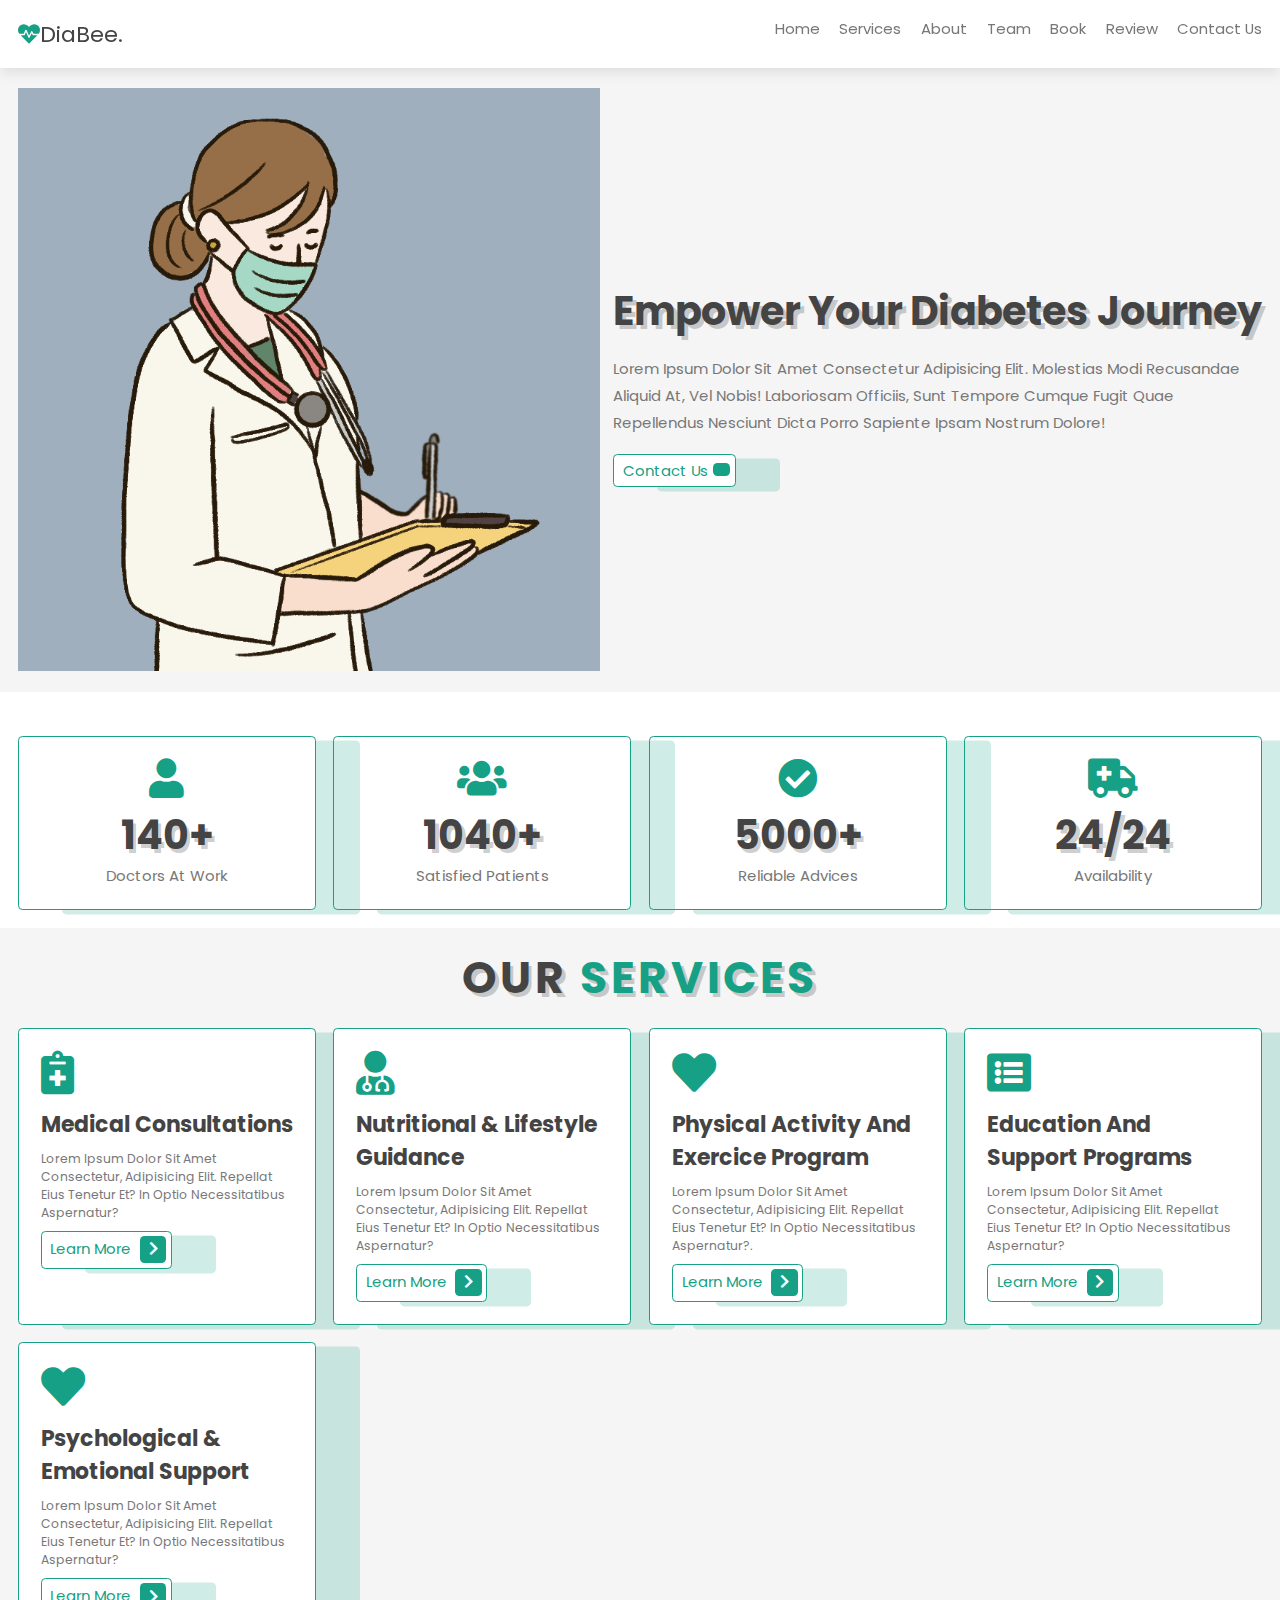
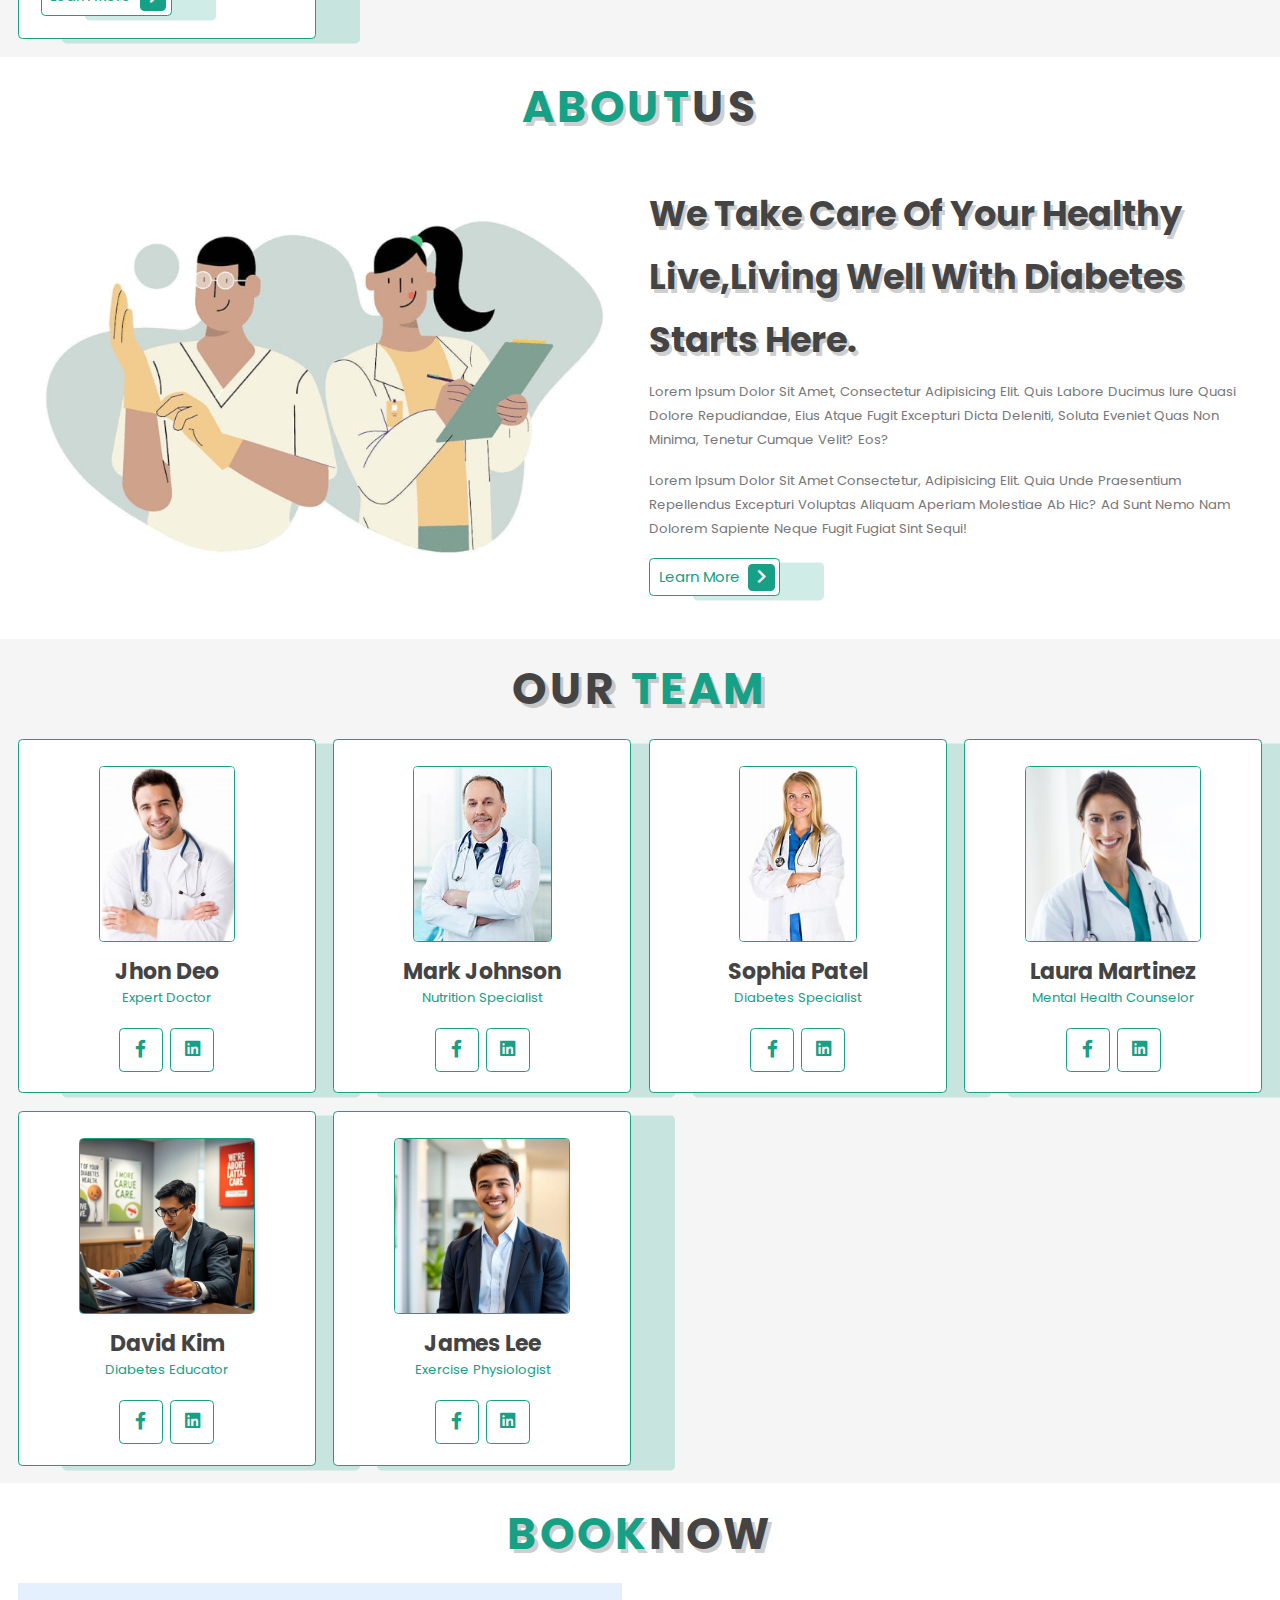
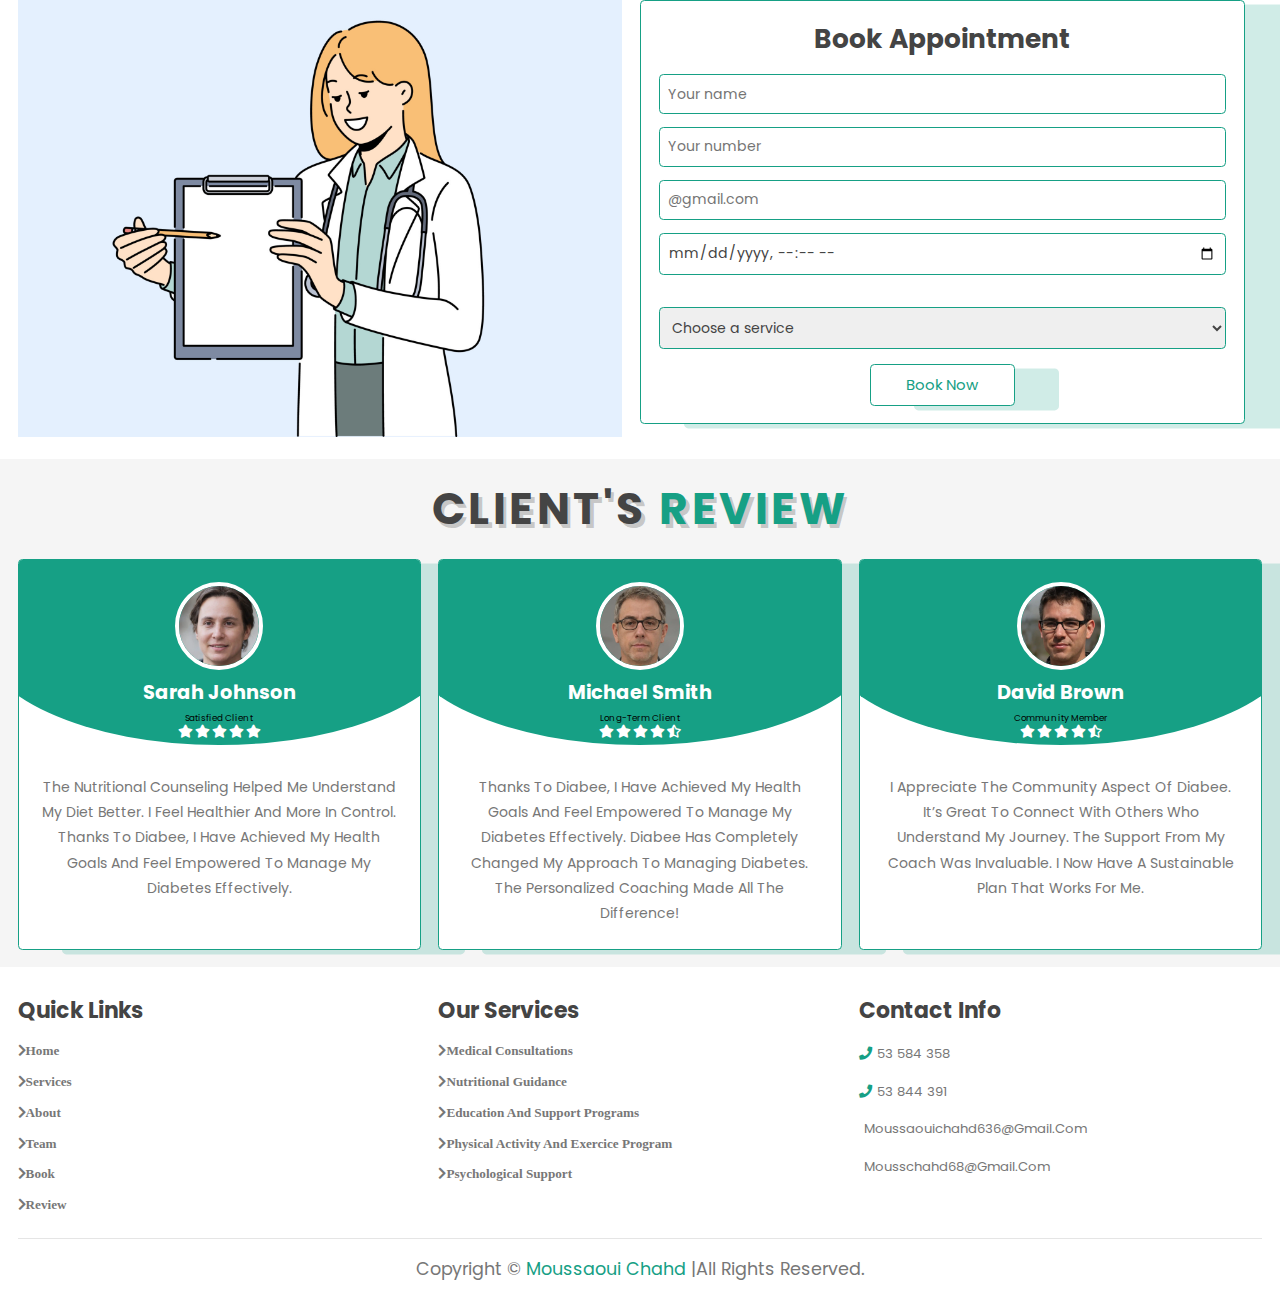
<file: index.html>
<!DOCTYPE html>
<html lang="en">
<head>
    <meta charset="UTF-8">
    <meta name="viewport" content="width=device-width, initial-scale=1.0">
    <title>DiaBee</title>
    <link rel="stylesheet" href="https://cdnjs.cloudflare.com/ajax/libs/font-awesome/5.15.4/css/all.min.css">
    <link rel="stylesheet" href="style.css">
</head>
<body>
    <header class="header">
        <a href="#" class="logo" ><i class="fas fa-heartbeat"></i>DiaBee.</a>
        <nav class="navbar" id="navbar">
            <a href="#home">home</a>
            <a href="#services">services</a>
            <a href="#about">about</a>
            <a href="#doctors">Team</a>
            <a href="#book">book</a>
            <a href="#review">review</a>
            <a href="#contact us">contact us</a>

        </nav>
        <div id="menu-btn" class="fas fa-bars"></div>
    </header>
    <section class="home" id="home">
        <div class="image">
            <img src="assets2/home picture.gif" alt="">

        </div>
        <div class="content">
            <h3>Empower Your Diabetes Journey</h3>
            <p>Lorem ipsum dolor sit amet consectetur adipisicing elit. Molestias modi recusandae aliquid at, vel nobis! Laboriosam officiis, sunt tempore cumque fugit quae repellendus nesciunt dicta porro sapiente 
            ipsam nostrum dolore!</p>
            <a href="#contact us" class="btn">contact us<span class="fas fa-hevron-right"></span></a>
        </div>

    </section>
 <section class="icons-container">
    <div class="icons">
        <i class="fas fa-user"></i>
        <h3>140+</h3>
        <p>doctors at work</p>

    </div>
    
    <div class="icons">
        <i class="fas fa-users"> </i>
        <h3>1040+</h3>
        <p>satisfied patients</p>

    </div>
    <div class="icons">
        <i class="fas fa-check-circle"> </i>
        <h3>5000+</h3>
        <p>reliable advices</p>

    </div>
    <div class="icons">
        <i class="fas fa-ambulance"> </i>
        <h3>24/24</h3>
        <p>availability</p>

    </div>

 </section>
 <section class="services" id="services">
    <h1 class="heading">our <span>services</span></h1>
    <div class="box-container">
        <div class="box">
            <i class="fas fa-notes-medical"></i>
            <h3>Medical Consultations </h3>
            <p>Lorem ipsum dolor sit amet consectetur, adipisicing elit. Repellat eius tenetur et? In optio necessitatibus aspernatur? </p>
            <a href="medica consultations/consultation.html" class="btn">learn more <span class="fas fa-chevron-right"></span></a>

        </div>
        <div class="box">
            <i class="fas fa-user-md" ></i>
            <h3>Nutritional & Lifestyle Guidance</h3>
            <p>Lorem ipsum dolor sit amet consectetur, adipisicing elit. Repellat eius tenetur et? In optio necessitatibus aspernatur? </p>
            <a href="./healthy-lifestyle/lifestyle.html" class="btn">learn more <span class="fas fa-chevron-right"></span></a>

        </div>
        <div class="box">
            <i class="fas fa-heart" ></i>
            <h3>Physical activity and exercice program</h3>
            <p>Lorem ipsum dolor sit amet consectetur, adipisicing elit. Repellat eius tenetur et? In optio necessitatibus aspernatur?.</p>
            <a href="./physicalActivity/physicallServices.html" class="btn">learn more <span class="fas fa-chevron-right"></span></a>

        </div>
        <div class="box">
            <i class="fas fa-list-alt" ></i>
            <h3>Education and Support Programs</h3>
            <p>Lorem ipsum dolor sit amet consectetur, adipisicing elit. Repellat eius tenetur et? In optio necessitatibus aspernatur? </p>
            <a href="./education/Education.html" class="btn">learn more <span class="fas fa-chevron-right"></span></a>

        </div>
        <div class="box">
            <i class="fas fa-heart" ></i>
            <h3>Psychological & Emotional Support</h3>
            <p>Lorem ipsum dolor sit amet consectetur, adipisicing elit. Repellat eius tenetur et? In optio necessitatibus aspernatur? </p>
            <a href="./MentalHealth/EmotionalSupport.html" class="btn">learn more <span class="fas fa-chevron-right"></span></a>

        </div>
        

    </div>

 </section> 
 <section class="about" id="about">
    <h1 class="heading"><span>about</span>us</h1>
    <div class="row">
       <div class="image">
            <img src="assets2/workers.gif" alt="">
        </div>
        <div class="content">
           <h3>we take care of your healthy live,Living well with Diabetes starts here.</h3>
            <p>Lorem ipsum dolor sit amet, consectetur adipisicing elit. Quis labore ducimus iure quasi dolore repudiandae, eius atque fugit excepturi dicta deleniti, 
               soluta eveniet quas non minima, tenetur cumque velit? Eos?
            </p>
            <p>Lorem ipsum dolor sit amet consectetur, adipisicing elit. Quia unde praesentium repellendus excepturi voluptas aliquam aperiam molestiae ab hic? Ad sunt nemo 
               nam dolorem sapiente neque fugit fugiat sint sequi!
            </p>
         <a href="#" class="btn">learn more <span class="fas fa-chevron-right"></span></a>
   
        </div>
    </div>
 </section>
 <section class="doctors" id="doctors">
    <h1 class="heading">our <span>Team</span></h1>
    <div class="box-container">
        <div class="box">
            <img src="assets2/doc1.jpg" alt="">
            <h3>jhon deo</h3>
            <span>expert doctor</span>
            <div class="share">
                <a href="https://www.facebook.com" class="fab fa-facebook-f"></a>
                <a href="https://www.linkedin.com" class="fab fa-linkedin"></a>
            </div>

        </div>

    
    
        <div class="box">
            <img src="assets2/doc2.jpg" alt="">
            <h3>Mark Johnson</h3>
            <span>Nutrition specialist</span>
            <div class="share">
                <a href="https://www.facebook.com" class="fab fa-facebook-f"></a>
                <a href="https://www.linkedin.com" class="fab fa-linkedin"></a>
            </div>

        </div>

    
    
        <div class="box">
            <img src="assets2/doc3.jpg" alt="">
            <h3>Sophia Patel </h3>
            <span>diabetes specialist</span>
            <div class="share">
                <a href="https://www.facebook.com" class="fab fa-facebook-f"></a>
                <a href="https://www.linkedin.com" class="fab fa-linkedin"></a>
            </div>

        </div>


    
        <div class="box">
            <img src="assets2/doc4.jpg" alt="">
            <h3>Laura Martinez </h3>
            <span>Mental health Counselor</span>
            <div class="share">
                <a href="https://www.facebook.com" class="fab fa-facebook-f"></a>
                <a href="https://www.linkedin.com" class="fab fa-linkedin"></a>
            </div>

        </div>

        <div class="box">
            <img src="assets2/educator.webp" alt="">
            <h3>David Kim</h3>
            <span>Diabetes Educator</span>
            <div class="share">
                <a href="https://www.facebook.com" class="fab fa-facebook-f"></a>
                <a href="https://www.linkedin.com" class="fab fa-linkedin"></a>
            </div>

        </div>

    
  
        <div class="box">
            <img src="assets2/exercise physilogist.webp" alt="">
            <h3>James Lee</h3>
            <span>Exercise Physiologist</span>
            <div class="share">
                <a href="https://www.facebook.com" class="fab fa-facebook-f"></a>
                <a href="https://www.linkedin.com" class="fab fa-linkedin"></a>
            </div>

       

    </div>
 </section>
 
<section class="book" id="book">
    <h1 class="heading"><span>book</span>now</h1>
    <div class="row">
        <div class="image">
            <img src="assets2/bookapp.jpg" alt="">

        </div>
        <form id="bookingForm">
            <h3>Book Appointment</h3>
            <input type="text" id="name" placeholder="Your name" class="box" required>
            <input type="number" id="number" placeholder="Your number" class="box" required>
            <input type="email" id="email" placeholder="@gmail.com" class="box" required>
            <input type="datetime-local" id="datetime" class="box" required>
            <input type="service" >
            <select id="service" class="box" required>
                
                <option value="" disabled selected>Choose a service</option>
                <option value="Expert Doctor Consultation">Expert Doctor Consultation</option>
                <option value="Hormonal Disorders Specialist">Hormonal Disorders Specialist</option>
                <option value="Cardiologist Appointment">Cardiologist Appointment</option>
                <option value="Diabetes Specialist">Diabetes Specialist</option>
                <option value="Mental Health Counselor">Mental Health Counselor</option>
                <option value="Ophthalmologist Consultation">Ophthalmologist Consultation</option>

                <option value="Clinical Nutrition for Diabetes">Clinical Nutrition for Diabetes</option>
                <option value="Meal Planning for Diabetics">Meal Planning for Diabetics</option>
                <option value="Nutrition Specialist">Nutrition Specialist</option>

              
                <option value="Strength Training for Diabetics">Strength Training for Diabetics</option>
                <option value="Exercise for Blood Sugar Control">Exercise for Blood Sugar Control</option>
                <option value="Exercise Physiologist">Exercise Physiologist</option>

                
                <option value="Initial Diagnosis">Initial Diagnosis</option>
                <option value="Dietary Planning">Dietary Planning</option>
                <option value="Exercise Regimen">Exercise Regimen</option>
                <option value="Mental Well-Being Support">Mental Well-Being Support</option>
                <option value="Ongoing Foot Care">Ongoing Foot Care</option>
            </select>
            <input type="submit" value="Book Now" class="btn">
        </form>
        <div id="message" style="color: red; font-weight: bold; margin-top: 20px;"></div>
    </div>
</section>

 </section>
 <section class="review" id="review">
    <h1 class="heading">client's <span>review</span></h1>
    <div class="box-container">
        <div class="box">
            <img src="assets2/client1.webp" alt="">
            <h3>Sarah Johnson</h3>
            <p>satisfied client</p>
            <div class="stars">
               <i class="fas fa-star"></i>
               <i class="fas fa-star"></i>
               <i class="fas fa-star"></i>
               <i class="fas fa-star"></i>
               <i class="fas fa-star"></i>
            </div>
            <p class="text">The nutritional counseling helped me understand my diet better.
             I feel healthier and more in control.
             Thanks to Diabee, I have achieved my health goals and feel empowered to manage my diabetes effectively.

            </p>


        </div>
        <div class="box">
            <img src="assets2/client2.webp" alt="">
            <h3>Michael Smith</h3>
            <p>Long-term client</p>
            <div class="stars">
               <i class="fas fa-star"></i>
               <i class="fas fa-star"></i>
               <i class="fas fa-star"></i>
               <i class="fas fa-star"></i>
               <i class="fas fa-star-half-alt"></i>
            </div>
            <p class="text">Thanks to Diabee, 
            I have achieved my health goals and feel empowered to manage my diabetes effectively.
            Diabee has completely changed my approach to managing diabetes. 
            The personalized coaching made all the difference!

            </p>

        </div>
        <div class="box">
            <img src="assets2/client3.webp" alt="">
            <h3>David Brown</h3>
            <p>Community Member</p>
            <div class="stars">
               <i class="fas fa-star"></i>
               <i class="fas fa-star"></i>
               <i class="fas fa-star"></i>
               <i class="fas fa-star"></i>
               <i class="fas fa-star-half-alt"></i>
            </div>
            <p class="text">I appreciate the community aspect of Diabee. 
            It’s great to connect with others who understand my journey.
            The support from my coach was invaluable. 
            I now have a sustainable plan that works for me.

           </p>

        </div>
    </div>

 </section>
<section class="footer" id="contact us">
    <div class="box-container">
        <div class="box">
            <h3>quick links</h3>
            <a href="#home" class="fas fa-chevron-right">home</a>
            <a href="#services" class="fas fa-chevron-right">services</a>
            <a href="#about" class="fas fa-chevron-right">about</a>
            <a href="#doctors" class="fas fa-chevron-right">Team</a>
            <a href="#book" class="fas fa-chevron-right">book</a>
            <a href="#review" class="fas fa-chevron-right">review</a>

        </div>
        <div class="box">
            <h3>our services</h3>
            <a href="./medica consultations/consultation.html" class="fas fa-chevron-right">medical Consultations</a>
            <a href="./healthy-lifestyle/lifestyle.html" class="fas fa-chevron-right">nutritional guidance</a>
            <a href="./education/Education.html" class="fas fa-chevron-right">Education and Support Programs</a>
            <a href="./physicalActivity/physicallServices.html" class="fas fa-chevron-right">Physical activity and exercice program</a>
            <a href="./MentalHealth/EmotionalSupport.html" class="fas fa-chevron-right">psychological support</a>

        </div>
        <div class="box">
            <h3>contact info</h3>
            <a href="tel:+21653584358"><i class="fas fa-phone"></i>53 584 358</a>
            <a href="tel:+21653844391"><i class="fas fa-phone"></i>53 844 391</a>
            <a href="mailto:moussaouichahd636@gmail.com"><i class="fas fa-enveloppe"></i>moussaouichahd636@gmail.com</a>
            <a href="mailto:moussachahd68@gmail.com"><i class="fas fa-enveloppe"></i>mousschahd68@gmail.com</a>
        </div>

    </div>
    <div class="credit"><p>Copyright &#169;<span>  Moussaoui Chahd </span>|All Rights Reserved.</p></div>
</section>
<script src="script.js"></script>
    

</body>
</html>
</file>
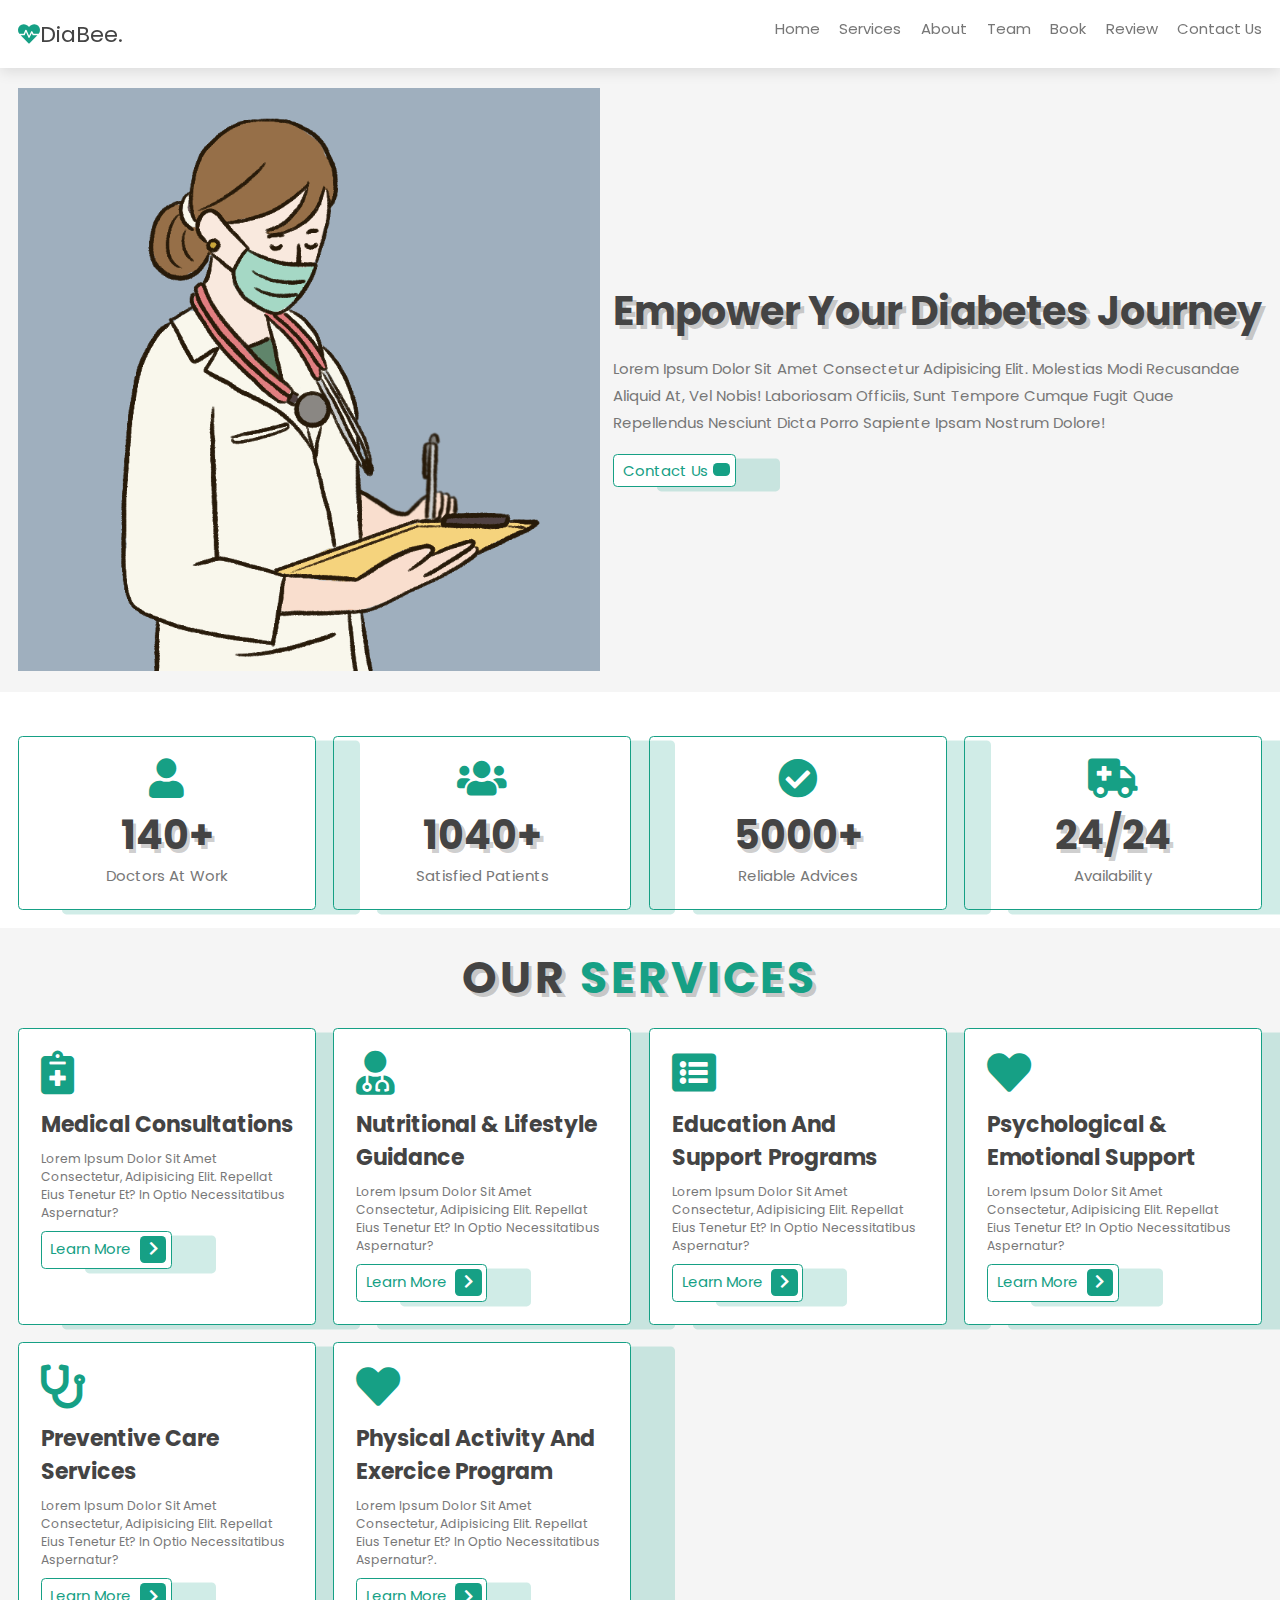
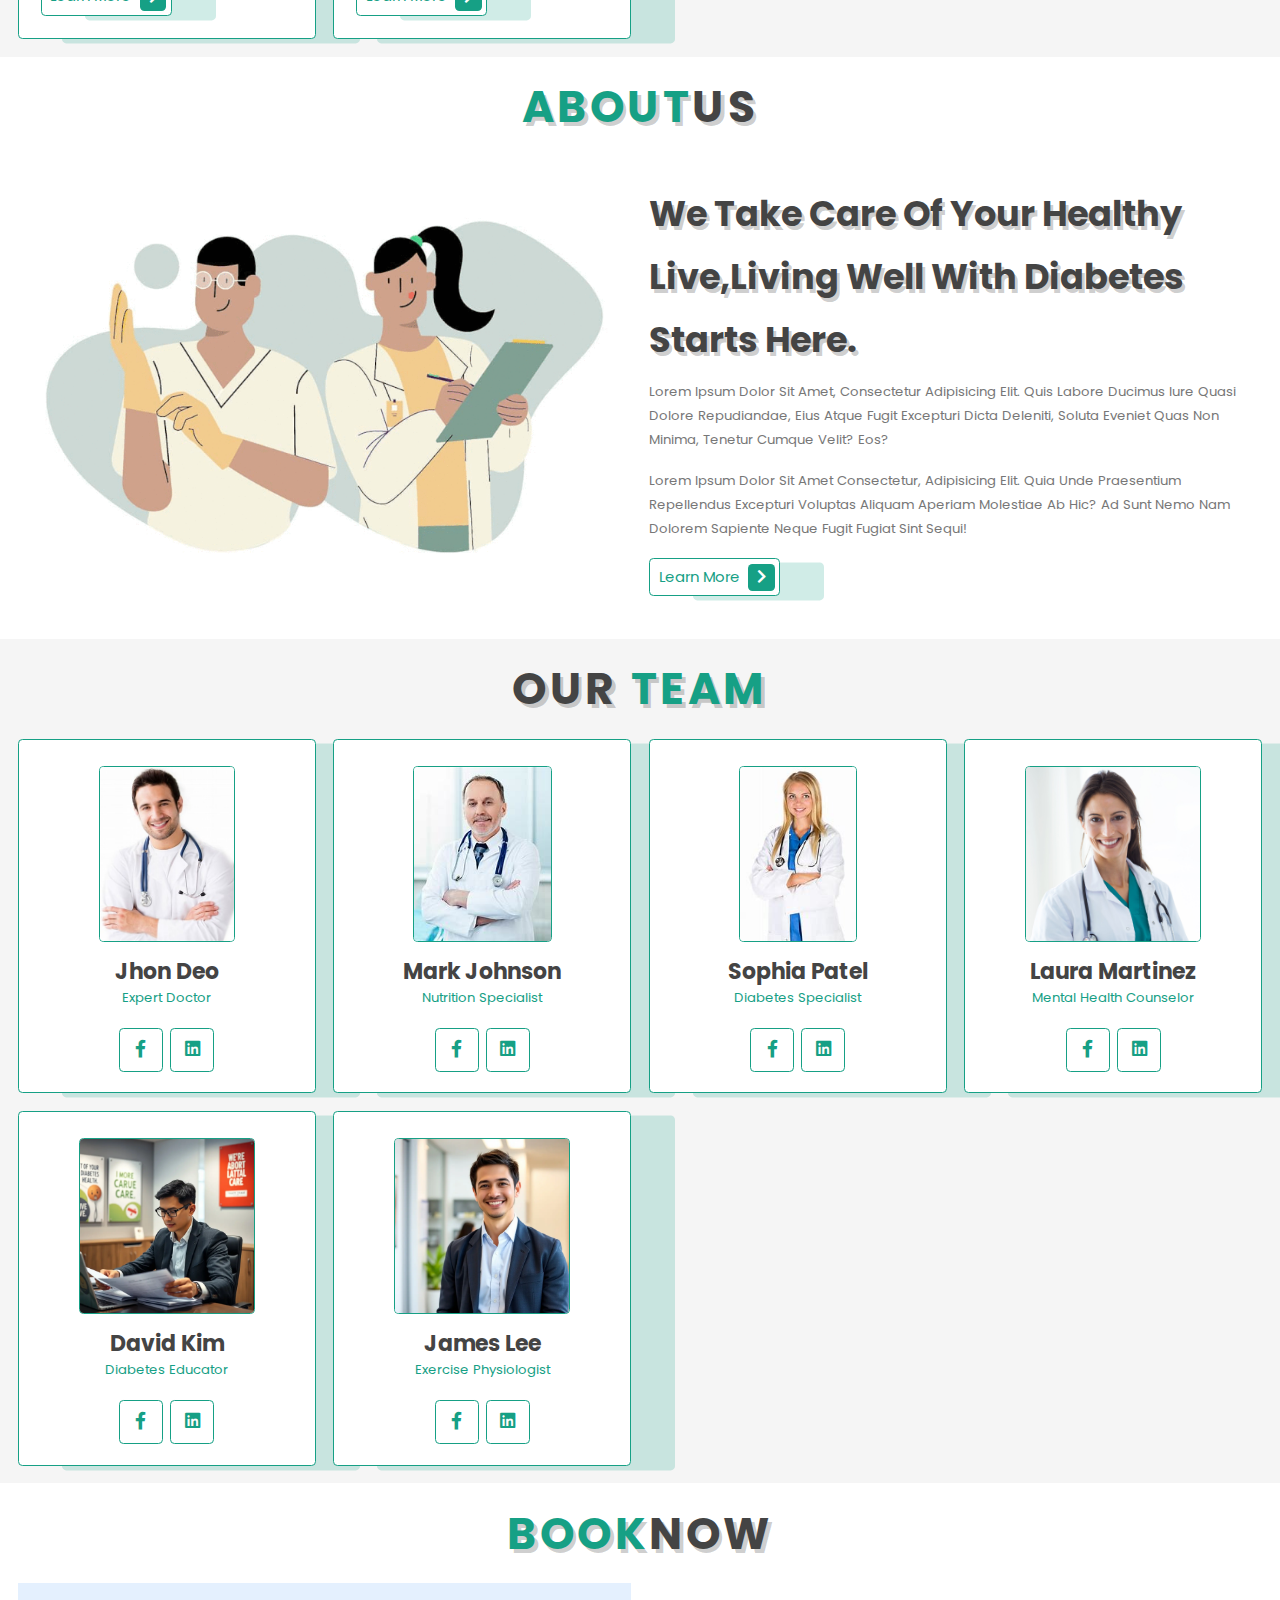
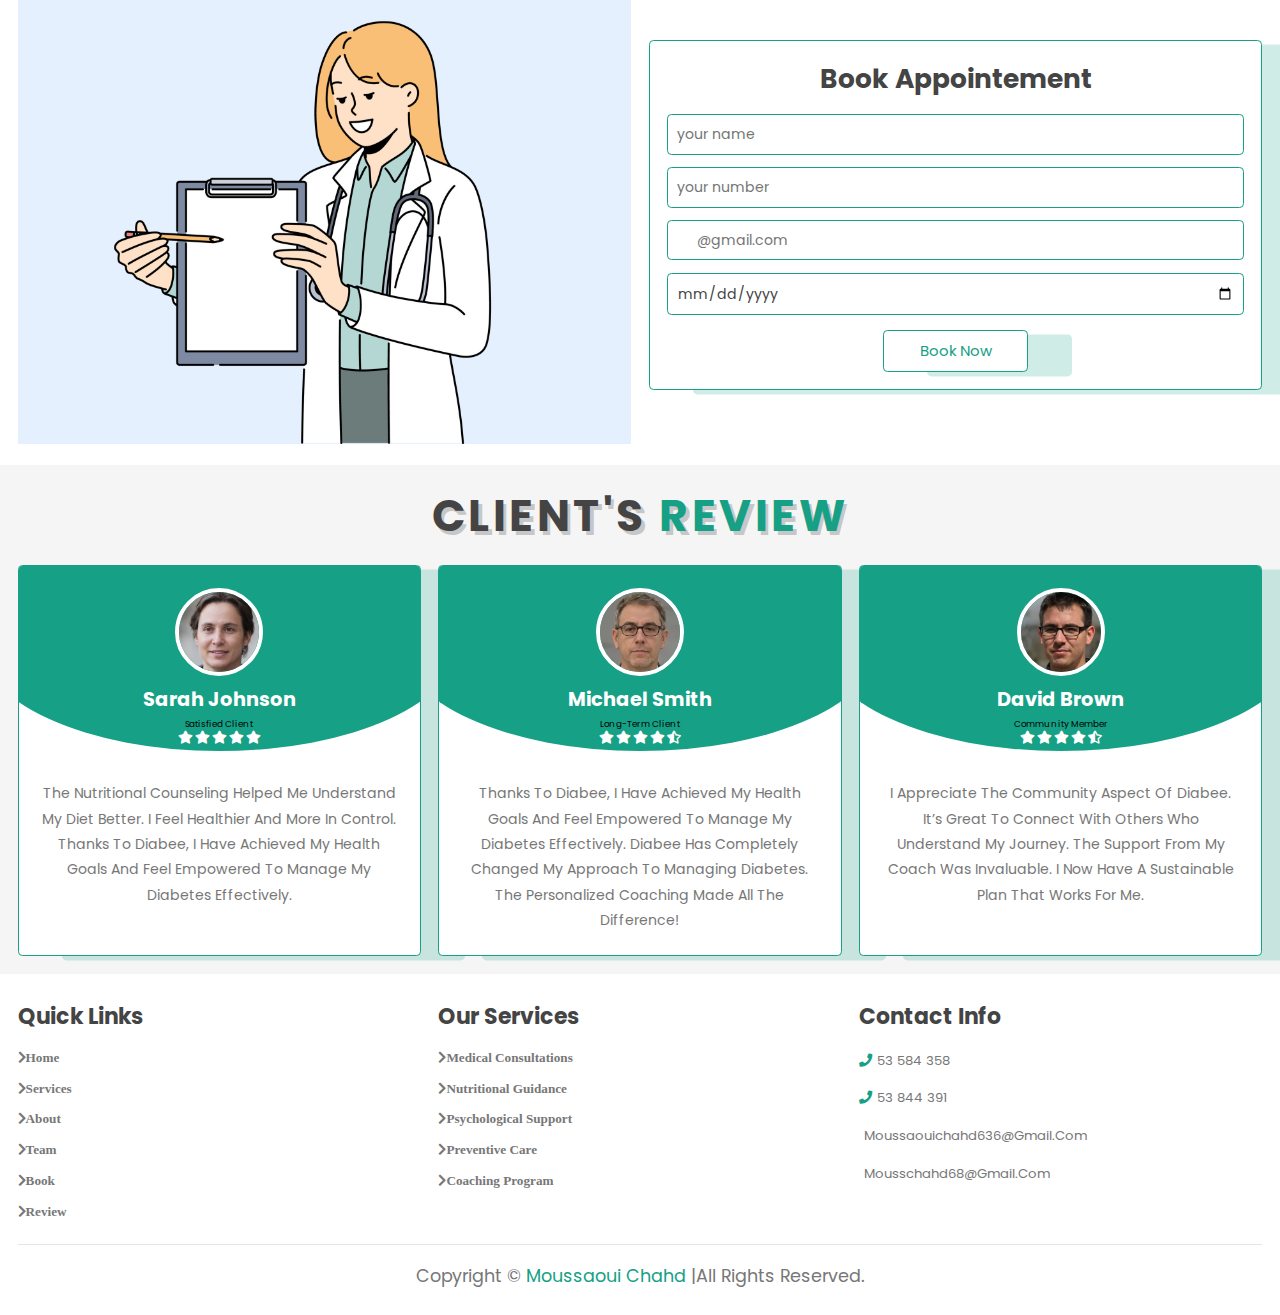
<file: projet1.html>
<!DOCTYPE html>
<html lang="en">
<head>
    <meta charset="UTF-8">
    <meta name="viewport" content="width=device-width, initial-scale=1.0">
    <title>DiaBee</title>
    <link rel="stylesheet" href="https://cdnjs.cloudflare.com/ajax/libs/font-awesome/5.15.4/css/all.min.css">
    <link rel="stylesheet" href="style.css">
</head>
<body>
    <header class="header">
        <a href="#" class="logo" ><i class="fas fa-heartbeat"></i>DiaBee.</a>
        <nav class="navbar" id="navbar">
            <a href="#home">home</a>
            <a href="#services">services</a>
            <a href="#about">about</a>
            <a href="#doctors">Team</a>
            <a href="#book">book</a>
            <a href="#review">review</a>
            <a href="#contact us">contact us</a>

        </nav>
        <div id="menu-btn" class="fas fa-bars"></div>
    </header>
    <section class="home" id="home">
        <div class="image">
            <img src="assets2/home picture.gif" alt="">

        </div>
        <div class="content">
            <h3>Empower Your Diabetes Journey</h3>
            <p>Lorem ipsum dolor sit amet consectetur adipisicing elit. Molestias modi recusandae aliquid at, vel nobis! Laboriosam officiis, sunt tempore cumque fugit quae repellendus nesciunt dicta porro sapiente 
            ipsam nostrum dolore!</p>
            <a href="#contact us" class="btn">contact us<span class="fas fa-hevron-right"></span></a>
        </div>

    </section>
 <section class="icons-container">
    <div class="icons">
        <i class="fas fa-user"></i>
        <h3>140+</h3>
        <p>doctors at work</p>

    </div>
    
    <div class="icons">
        <i class="fas fa-users"> </i>
        <h3>1040+</h3>
        <p>satisfied patients</p>

    </div>
    <div class="icons">
        <i class="fas fa-check-circle"> </i>
        <h3>5000+</h3>
        <p>reliable advices</p>

    </div>
    <div class="icons">
        <i class="fas fa-ambulance"> </i>
        <h3>24/24</h3>
        <p>availability</p>

    </div>

 </section>
 <section class="services" id="services">
    <h1 class="heading">our <span>services</span></h1>
    <div class="box-container">
        <div class="box">
            <i class="fas fa-notes-medical"></i>
            <h3>Medical Consultations </h3>
            <p>Lorem ipsum dolor sit amet consectetur, adipisicing elit. Repellat eius tenetur et? In optio necessitatibus aspernatur? </p>
            <a href="medica consultations/consultation.html" class="btn">learn more <span class="fas fa-chevron-right"></span></a>

        </div>
        <div class="box">
            <i class="fas fa-user-md" ></i>
            <h3>Nutritional & Lifestyle Guidance</h3>
            <p>Lorem ipsum dolor sit amet consectetur, adipisicing elit. Repellat eius tenetur et? In optio necessitatibus aspernatur? </p>
            <a href="./healthy-lifestyle/lifestyle.html" class="btn">learn more <span class="fas fa-chevron-right"></span></a>

        </div>
        <div class="box">
            <i class="fas fa-list-alt" ></i>
            <h3>Education and Support Programs</h3>
            <p>Lorem ipsum dolor sit amet consectetur, adipisicing elit. Repellat eius tenetur et? In optio necessitatibus aspernatur? </p>
            <a href="#" class="btn">learn more <span class="fas fa-chevron-right"></span></a>

        </div>
        <div class="box">
            <i class="fas fa-heart" ></i>
            <h3>Psychological & Emotional Support</h3>
            <p>Lorem ipsum dolor sit amet consectetur, adipisicing elit. Repellat eius tenetur et? In optio necessitatibus aspernatur? </p>
            <a href="#" class="btn">learn more <span class="fas fa-chevron-right"></span></a>

        </div>
        <div class="box">
            <i class="fas fa-stethoscope" ></i>
            <h3>Preventive Care Services</h3>
            <p>Lorem ipsum dolor sit amet consectetur, adipisicing elit. Repellat eius tenetur et? In optio necessitatibus aspernatur? </p>
            <a href="#" class="btn">learn more <span class="fas fa-chevron-right"></span></a>

        </div>
        
        <div class="box">
            <i class="fas fa-heart" ></i>
            <h3>Physical activity and exercice program</h3>
            <p>Lorem ipsum dolor sit amet consectetur, adipisicing elit. Repellat eius tenetur et? In optio necessitatibus aspernatur?.</p>
            <a href="#" class="btn">learn more <span class="fas fa-chevron-right"></span></a>

        </div>
        

    </div>

 </section> 
 <section class="about" id="about">
    <h1 class="heading"><span>about</span>us</h1>
    <div class="row">
       <div class="image">
            <img src="assets2/workers.gif" alt="">
        </div>
        <div class="content">
           <h3>we take care of your healthy live,Living well with Diabetes starts here.</h3>
            <p>Lorem ipsum dolor sit amet, consectetur adipisicing elit. Quis labore ducimus iure quasi dolore repudiandae, eius atque fugit excepturi dicta deleniti, 
               soluta eveniet quas non minima, tenetur cumque velit? Eos?
            </p>
            <p>Lorem ipsum dolor sit amet consectetur, adipisicing elit. Quia unde praesentium repellendus excepturi voluptas aliquam aperiam molestiae ab hic? Ad sunt nemo 
               nam dolorem sapiente neque fugit fugiat sint sequi!
            </p>
         <a href="#" class="btn">learn more <span class="fas fa-chevron-right"></span></a>
   
        </div>
    </div>
 </section>
 <section class="doctors" id="doctors">
    <h1 class="heading">our <span>Team</span></h1>
    <div class="box-container">
        <div class="box">
            <img src="assets2/doc1.jpg" alt="">
            <h3>jhon deo</h3>
            <span>expert doctor</span>
            <div class="share">
                <a href="https://www.facebook.com" class="fab fa-facebook-f"></a>
                <a href="https://www.linkedin.com" class="fab fa-linkedin"></a>
            </div>

        </div>

    
    
        <div class="box">
            <img src="assets2/doc2.jpg" alt="">
            <h3>Mark Johnson</h3>
            <span>Nutrition specialist</span>
            <div class="share">
                <a href="https://www.facebook.com" class="fab fa-facebook-f"></a>
                <a href="https://www.linkedin.com" class="fab fa-linkedin"></a>
            </div>

        </div>

    
    
        <div class="box">
            <img src="assets2/doc3.jpg" alt="">
            <h3>Sophia Patel </h3>
            <span>diabetes specialist</span>
            <div class="share">
                <a href="https://www.facebook.com" class="fab fa-facebook-f"></a>
                <a href="https://www.linkedin.com" class="fab fa-linkedin"></a>
            </div>

        </div>


    
        <div class="box">
            <img src="assets2/doc4.jpg" alt="">
            <h3>Laura Martinez </h3>
            <span>Mental health Counselor</span>
            <div class="share">
                <a href="https://www.facebook.com" class="fab fa-facebook-f"></a>
                <a href="https://www.linkedin.com" class="fab fa-linkedin"></a>
            </div>

        </div>

        <div class="box">
            <img src="assets2/educator.webp" alt="">
            <h3>David Kim</h3>
            <span>Diabetes Educator</span>
            <div class="share">
                <a href="https://www.facebook.com" class="fab fa-facebook-f"></a>
                <a href="https://www.linkedin.com" class="fab fa-linkedin"></a>
            </div>

        </div>

    
  
        <div class="box">
            <img src="assets2/exercise physilogist.webp" alt="">
            <h3>James Lee</h3>
            <span>Exercise Physiologist</span>
            <div class="share">
                <a href="https://www.facebook.com" class="fab fa-facebook-f"></a>
                <a href="https://www.linkedin.com" class="fab fa-linkedin"></a>
            </div>

       

    </div>
 </section>
 <section class="book" id="book">
    <h1 class="heading"><span>book</span>now</h1>
    <div class="row">
        <div class="image">
            <img src="assets2/bookapp.jpg" alt="">

        </div>
        <form action="">
            <h3>book appointement</h3>
            <input type="text" placeholder="your name" class="box">
            <input type="number" placeholder="your number" class="box">
            <input type="email"  placeholder="     @gmail.com" class="box">
            <input type="date" class="box">
            <input type="submit" value="book now" class="btn">

        </form>
    </div>

 </section>
 <section class="review" id="review">
    <h1 class="heading">client's <span>review</span></h1>
    <div class="box-container">
        <div class="box">
            <img src="assets2/client1.webp" alt="">
            <h3>Sarah Johnson</h3>
            <p>satisfied client</p>
            <div class="stars">
               <i class="fas fa-star"></i>
               <i class="fas fa-star"></i>
               <i class="fas fa-star"></i>
               <i class="fas fa-star"></i>
               <i class="fas fa-star"></i>
            </div>
            <p class="text">The nutritional counseling helped me understand my diet better.
             I feel healthier and more in control.
             Thanks to Diabee, I have achieved my health goals and feel empowered to manage my diabetes effectively.

            </p>


        </div>
        <div class="box">
            <img src="assets2/client2.webp" alt="">
            <h3>Michael Smith</h3>
            <p>Long-term client</p>
            <div class="stars">
               <i class="fas fa-star"></i>
               <i class="fas fa-star"></i>
               <i class="fas fa-star"></i>
               <i class="fas fa-star"></i>
               <i class="fas fa-star-half-alt"></i>
            </div>
            <p class="text">Thanks to Diabee, 
            I have achieved my health goals and feel empowered to manage my diabetes effectively.
            Diabee has completely changed my approach to managing diabetes. 
            The personalized coaching made all the difference!

            </p>

        </div>
        <div class="box">
            <img src="assets2/client3.webp" alt="">
            <h3>David Brown</h3>
            <p>Community Member</p>
            <div class="stars">
               <i class="fas fa-star"></i>
               <i class="fas fa-star"></i>
               <i class="fas fa-star"></i>
               <i class="fas fa-star"></i>
               <i class="fas fa-star-half-alt"></i>
            </div>
            <p class="text">I appreciate the community aspect of Diabee. 
            It’s great to connect with others who understand my journey.
            The support from my coach was invaluable. 
            I now have a sustainable plan that works for me.

           </p>

        </div>
    </div>

 </section>
<section class="footer" id="contact us">
    <div class="box-container">
        <div class="box">
            <h3>quick links</h3>
            <a href="#home" class="fas fa-chevron-right">home</a>
            <a href="#services" class="fas fa-chevron-right">services</a>
            <a href="#about" class="fas fa-chevron-right">about</a>
            <a href="#doctors" class="fas fa-chevron-right">Team</a>
            <a href="#book" class="fas fa-chevron-right">book</a>
            <a href="#review" class="fas fa-chevron-right">review</a>

        </div>
        <div class="box">
            <h3>our services</h3>
            <a href="#" class="fas fa-chevron-right">medical Consultations</a>
            <a href="#" class="fas fa-chevron-right">nutritional guidance</a>
            <a href="#" class="fas fa-chevron-right">psychological support</a>
            <a href="#" class="fas fa-chevron-right">preventive care</a>
            <a href="#" class="fas fa-chevron-right">coaching program</a>

        </div>
        <div class="box">
            <h3>contact info</h3>
            <a href="tel:+21653584358"><i class="fas fa-phone"></i>53 584 358</a>
            <a href="tel:+21653844391"><i class="fas fa-phone"></i>53 844 391</a>
            <a href="mailto:moussaouichahd636@gmail.com"><i class="fas fa-enveloppe"></i>moussaouichahd636@gmail.com</a>
            <a href="mailto:moussachahd68@gmail.com"><i class="fas fa-enveloppe"></i>mousschahd68@gmail.com</a>
        </div>

    </div>
    <div class="credit"><p>Copyright &#169;<span>  Moussaoui Chahd </span>|All Rights Reserved.</p></div>
</section>
<script src="script.js"></script>
    

</body>
</html>
</file>
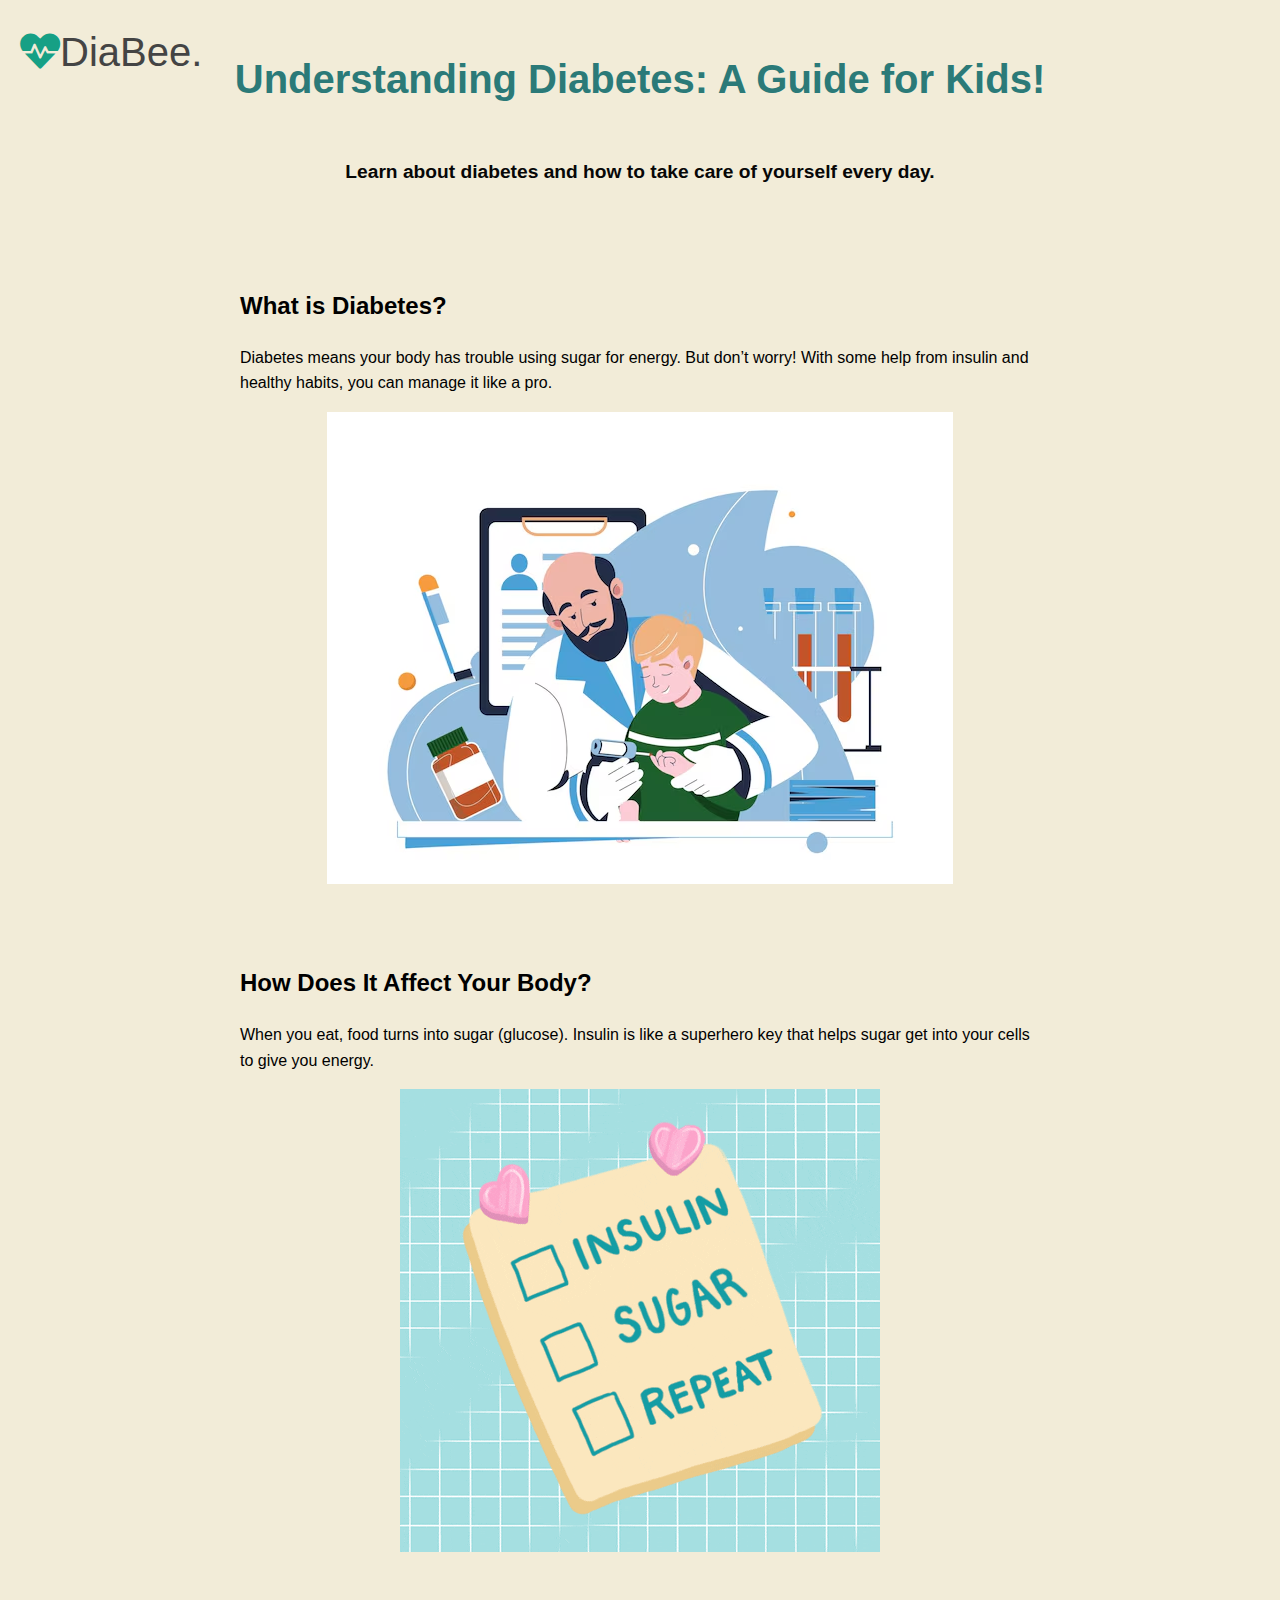
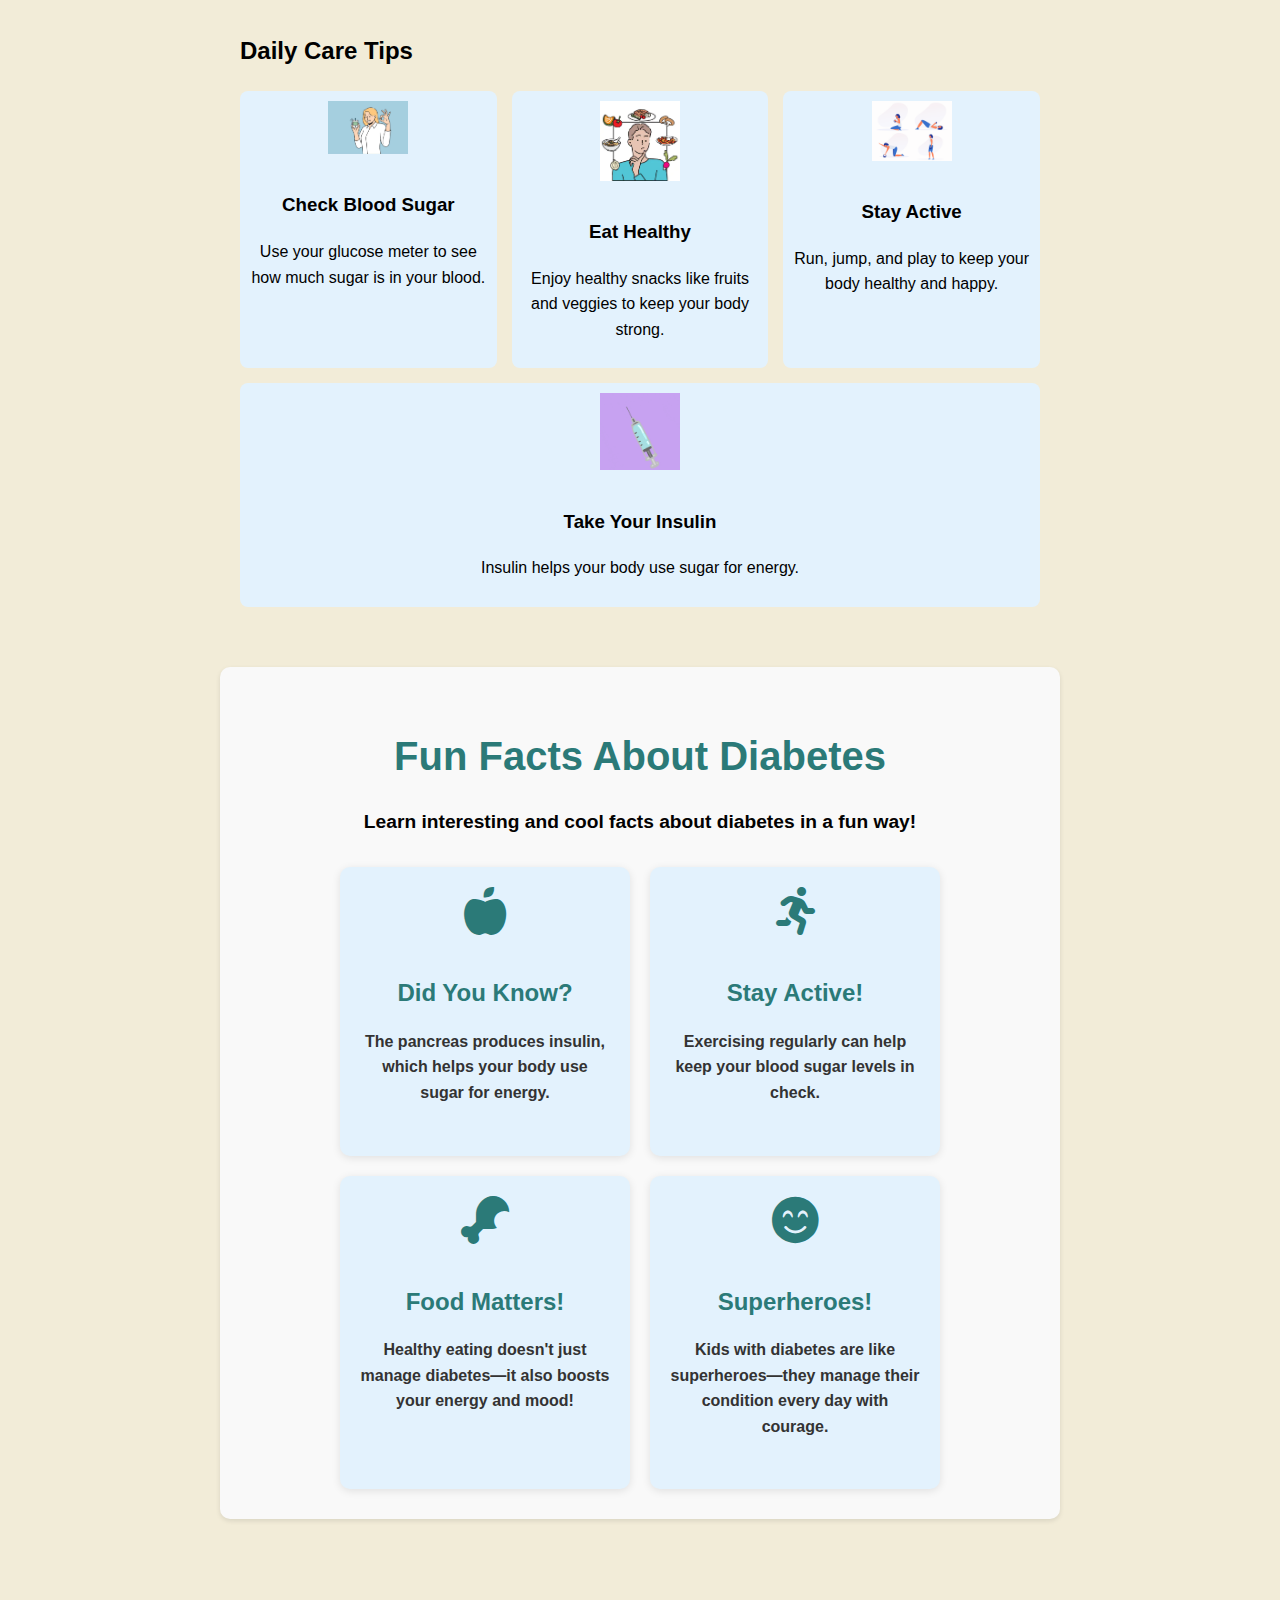
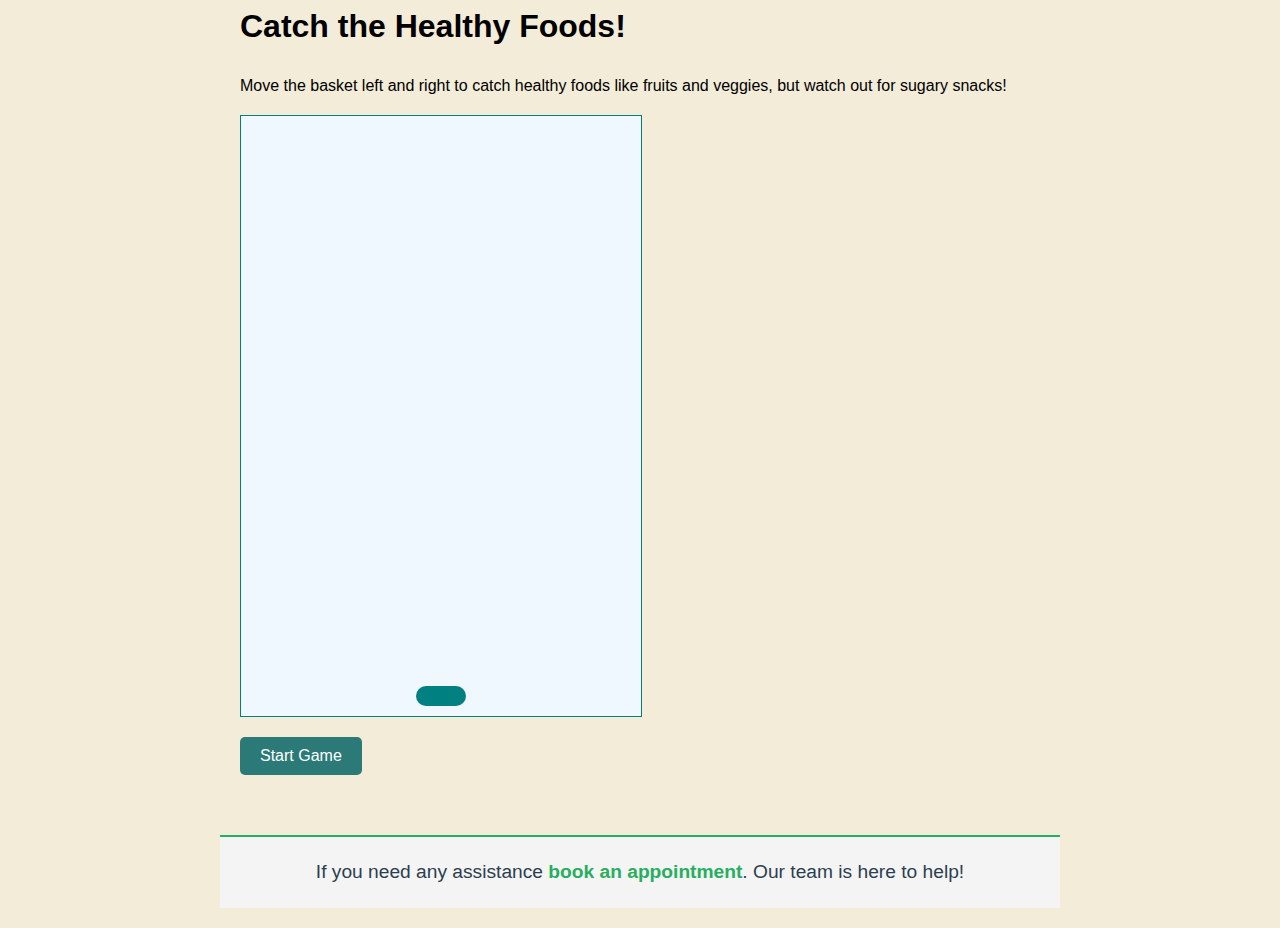
<file: education/Education.html>
<!DOCTYPE html>
<html lang="en">
<head>
    <meta charset="UTF-8">
    <meta name="viewport" content="width=device-width, initial-scale=1.0">
    <title>Understanding Diabetes: A Guide for Kids</title>
    <link rel="stylesheet" href="https://cdnjs.cloudflare.com/ajax/libs/font-awesome/5.15.4/css/all.min.css">
    <link rel="stylesheet" href="stylesE.css">
</head>
<body>
    <header class="hero">
        <a href="../projet1.html" class="logo" ><i class="fas fa-heartbeat"></i>DiaBee.</a>
        <h1>Understanding Diabetes: A Guide for Kids!</h1>
        <p>Learn about diabetes and how to take care of yourself every day.</p>
    </header>

    <section class="what-is-diabetes">
        <h2>What is Diabetes?</h2>
        <p>Diabetes means your body has trouble using sugar for energy. But don’t worry! With some help from insulin and healthy habits, you can manage it like a pro.</p>
        <img src="imgE/firstPic.avif" alt="Pancreas Superhero" class="illustration">
    </section>

    <section class="how-it-works">
        <h2>How Does It Affect Your Body?</h2>
        <p>When you eat, food turns into sugar (glucose). Insulin is like a superhero key that helps sugar get into your cells to give you energy.</p>
        <img src="imgE/giphy.gif" alt="Insulin as a key" class="illustration">
    </section>

    <section class="daily-care">
        <h2>Daily Care Tips</h2>
        <div class="care-tips">
            <div class="tip">
                <img src="imgE/smiling-young-woman-holding-sugar-blood-test-monitor-showing-all-right-hand-gesture-happy-healthy-female-satisfied-with-glucose-level-healthcare-concept-illustration-vector.jpg" alt="Checking Blood Sugar">
                <h3>Check Blood Sugar</h3>
                <p>Use your glucose meter to see how much sugar is in your blood.</p>
            </div>
            <div class="tip">
                <img src="imgE/You-Choose3.webp" alt="Healthy Food">
                <h3>Eat Healthy</h3>
                <p>Enjoy healthy snacks like fruits and veggies to keep your body strong.</p>
            </div>
            <div class="tip">
                <img src="imgE/landingimage.gif" alt="Staying Active">
                <h3>Stay Active</h3>
                <p>Run, jump, and play to keep your body healthy and happy.</p>
            </div>
            <div class="tip">
                <img src="imgE/medication.gif" alt="Taking Insulin">
                <h3>Take Your Insulin</h3>
                <p>Insulin helps your body use sugar for energy.</p>
            </div>
        </div>
    </section>

    <section class="fun-facts" id="FunFacts">
        <h1>Fun Facts About Diabetes</h1>
        <p>Learn interesting and cool facts about diabetes in a fun way!</p>
        <div class="facts-container">
            <div class="fact-card">
                <i class="fas fa-apple-alt fact-icon"></i>
                <h3>Did You Know?</h3>
                <p>The pancreas produces insulin, which helps your body use sugar for energy.</p>
            </div>
            <div class="fact-card">
                <i class="fas fa-running fact-icon"></i>
                <h3>Stay Active!</h3>
                <p>Exercising regularly can help keep your blood sugar levels in check.</p>
            </div>
            <div class="fact-card">
                <i class="fas fa-drumstick-bite fact-icon"></i>
                <h3>Food Matters!</h3>
                <p>Healthy eating doesn't just manage diabetes—it also boosts your energy and mood!</p>
            </div>
            <div class="fact-card">
                <i class="fas fa-smile-beam fact-icon"></i>
                <h3>Superheroes!</h3>
                <p>Kids with diabetes are like superheroes—they manage their condition every day with courage.</p>
            </div>
        </div>
    </section>
    <section class="game-section">
        <h1>Catch the Healthy Foods!</h1>
        <p>Move the basket left and right to catch healthy foods like fruits and veggies, but watch out for sugary snacks!</p>
        <div id="gameArea">
         <div class="basket" id="basket"></div>
       </div>
       <button id="startButton">Start Game</button>

    </section>
    <section class="contact-note">
        <p>If you need any assistance <a href="../projet1.html#book">book an appointment</a>. Our team is here to help!</p>
    </section>
    <script src="scriptE.js"></script>
</body>
</html>
</file>
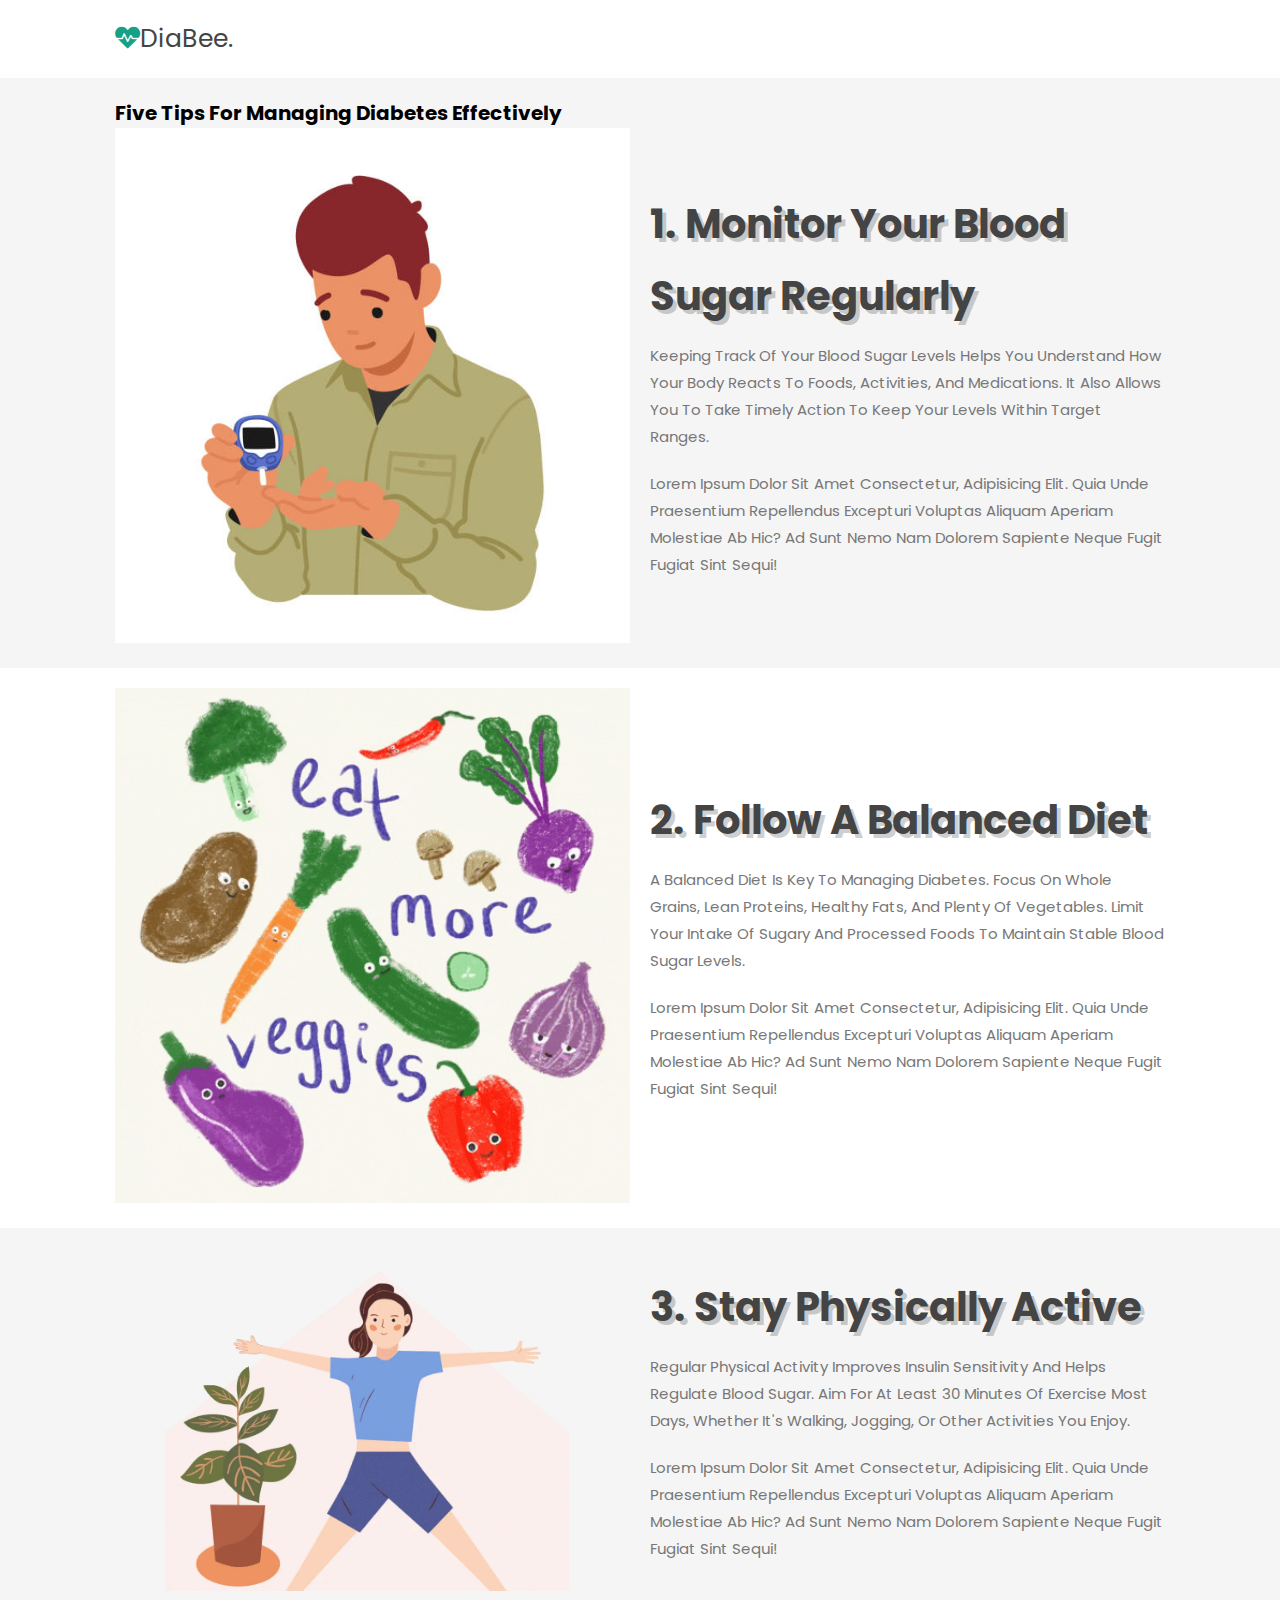
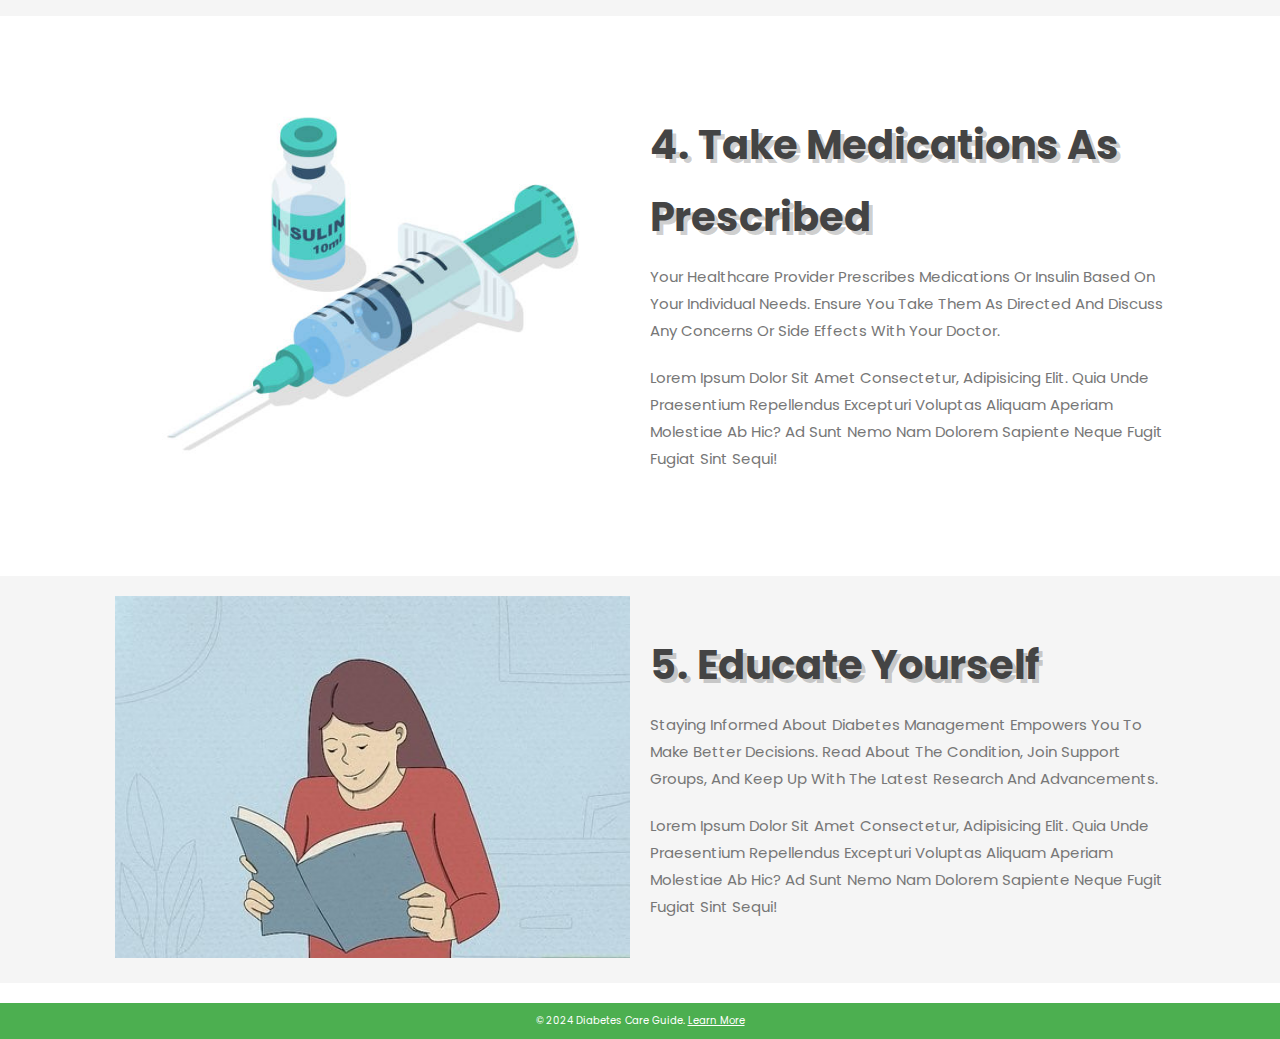
<file: healthy-lifestyle/5tips.html>
<!DOCTYPE html>
<html lang="en">
<head>
    <meta charset="UTF-8">
    <meta name="viewport" content="width=device-width, initial-scale=1.0">
    <title></title>
    <link rel="stylesheet" href="https://cdnjs.cloudflare.com/ajax/libs/font-awesome/5.15.4/css/all.min.css">
    <link rel="stylesheet" href="style4.css">

</head>
<body>
    <header class="header">
        <a href="../projet1.html" class="logo" ><i class="fas fa-heartbeat"></i>DiaBee.</a>
       
    </header>
    
    <section class="tips" id="tips">
        <h1 class="heading">Five Tips for Managing Diabetes Effectively</h1>
        <div class="row">
           <div class="image">
                <img src="asset-health/track sugar.jpg" alt="">
            </div>
            <div class="content">
               <h3>1. Monitor Your Blood Sugar Regularly</h3>
                <p>Keeping track of your blood sugar levels helps you understand how your body reacts to foods, activities, and medications. 
                    It also allows you to take timely action to keep your levels within target ranges.</p>
                <p>Lorem ipsum dolor sit amet consectetur, adipisicing elit. Quia unde praesentium repellendus excepturi voluptas aliquam aperiam molestiae ab hic? Ad sunt nemo 
                   nam dolorem sapiente neque fugit fugiat sint sequi!
                </p>
       
            </div>
        </div>
     </section>
     <section class="tips2" id="tips2">
        
        <div class="row">
           <div class="image">
                <img src="asset-health/veggies.gif" alt="">
            </div>
            <div class="content">
               <h3>2. Follow a Balanced Diet</h3>
                <p>A balanced diet is key to managing diabetes. Focus on whole grains, lean proteins, healthy fats, and plenty of vegetables.
                 Limit your intake of sugary and processed foods to maintain stable blood sugar levels.
                </p>
                <p>Lorem ipsum dolor sit amet consectetur, adipisicing elit. Quia unde praesentium repellendus excepturi voluptas aliquam aperiam molestiae ab hic? Ad sunt nemo 
                   nam dolorem sapiente neque fugit fugiat sint sequi!
                </p>
             
       
            </div>
        </div>
     </section>
     <section class="tips3" id="tips3">
        
        <div class="row">
           <div class="image">
                <img src="asset-health/exercise.webp" alt="">
            </div>
            <div class="content">
               <h3>3. Stay Physically Active</h3>
                <p>Regular physical activity improves insulin sensitivity and helps regulate blood sugar.
                 Aim for at least 30 minutes of exercise most days, whether it's walking, jogging, or other activities you enjoy.
                </p>
                <p>Lorem ipsum dolor sit amet consectetur, adipisicing elit. Quia unde praesentium repellendus excepturi voluptas aliquam aperiam molestiae ab hic? Ad sunt nemo 
                   nam dolorem sapiente neque fugit fugiat sint sequi!
                </p>
             
            </div>
        </div>
     </section>
     <section class="tips4" id="tips4">
        
        <div class="row">
           <div class="image">
                <img src="asset-health/insuline1.jpg" alt="">
            </div>
            <div class="content">
               <h3>4. Take Medications as Prescribed</h3>
                <p>Your healthcare provider prescribes medications or insulin based on your individual needs.
                  Ensure you take them as directed and discuss any concerns or side effects with your doctor.
                </p>
                <p>Lorem ipsum dolor sit amet consectetur, adipisicing elit. Quia unde praesentium repellendus excepturi voluptas aliquam aperiam molestiae ab hic? Ad sunt nemo 
                   nam dolorem sapiente neque fugit fugiat sint sequi!
                </p>
             
       
            </div>
        </div>
     </section>
     <section class="tips5" id="tips5">
        
        <div class="row">
           <div class="image">
                <img src="asset-health/educate1.jpg" alt="">
            </div>
            <div class="content">
               <h3>5. Educate Yourself</h3>
                <p>Staying informed about diabetes management empowers you to make better decisions. 
                   Read about the condition, join support groups, and keep up with the latest research and advancements.
                </p>
                <p>Lorem ipsum dolor sit amet consectetur, adipisicing elit. Quia unde praesentium repellendus excepturi voluptas aliquam aperiam molestiae ab hic? Ad sunt nemo 
                   nam dolorem sapiente neque fugit fugiat sint sequi!
                </p>
             
       
            </div>
        </div>
     </section>

    <footer>
        <p>&copy; 2024 Diabetes Care Guide. <a href="../healthy-lifestyle/lifestyle.html">Learn More</a></p>
    </footer>
    
</body>
</html>
</file>
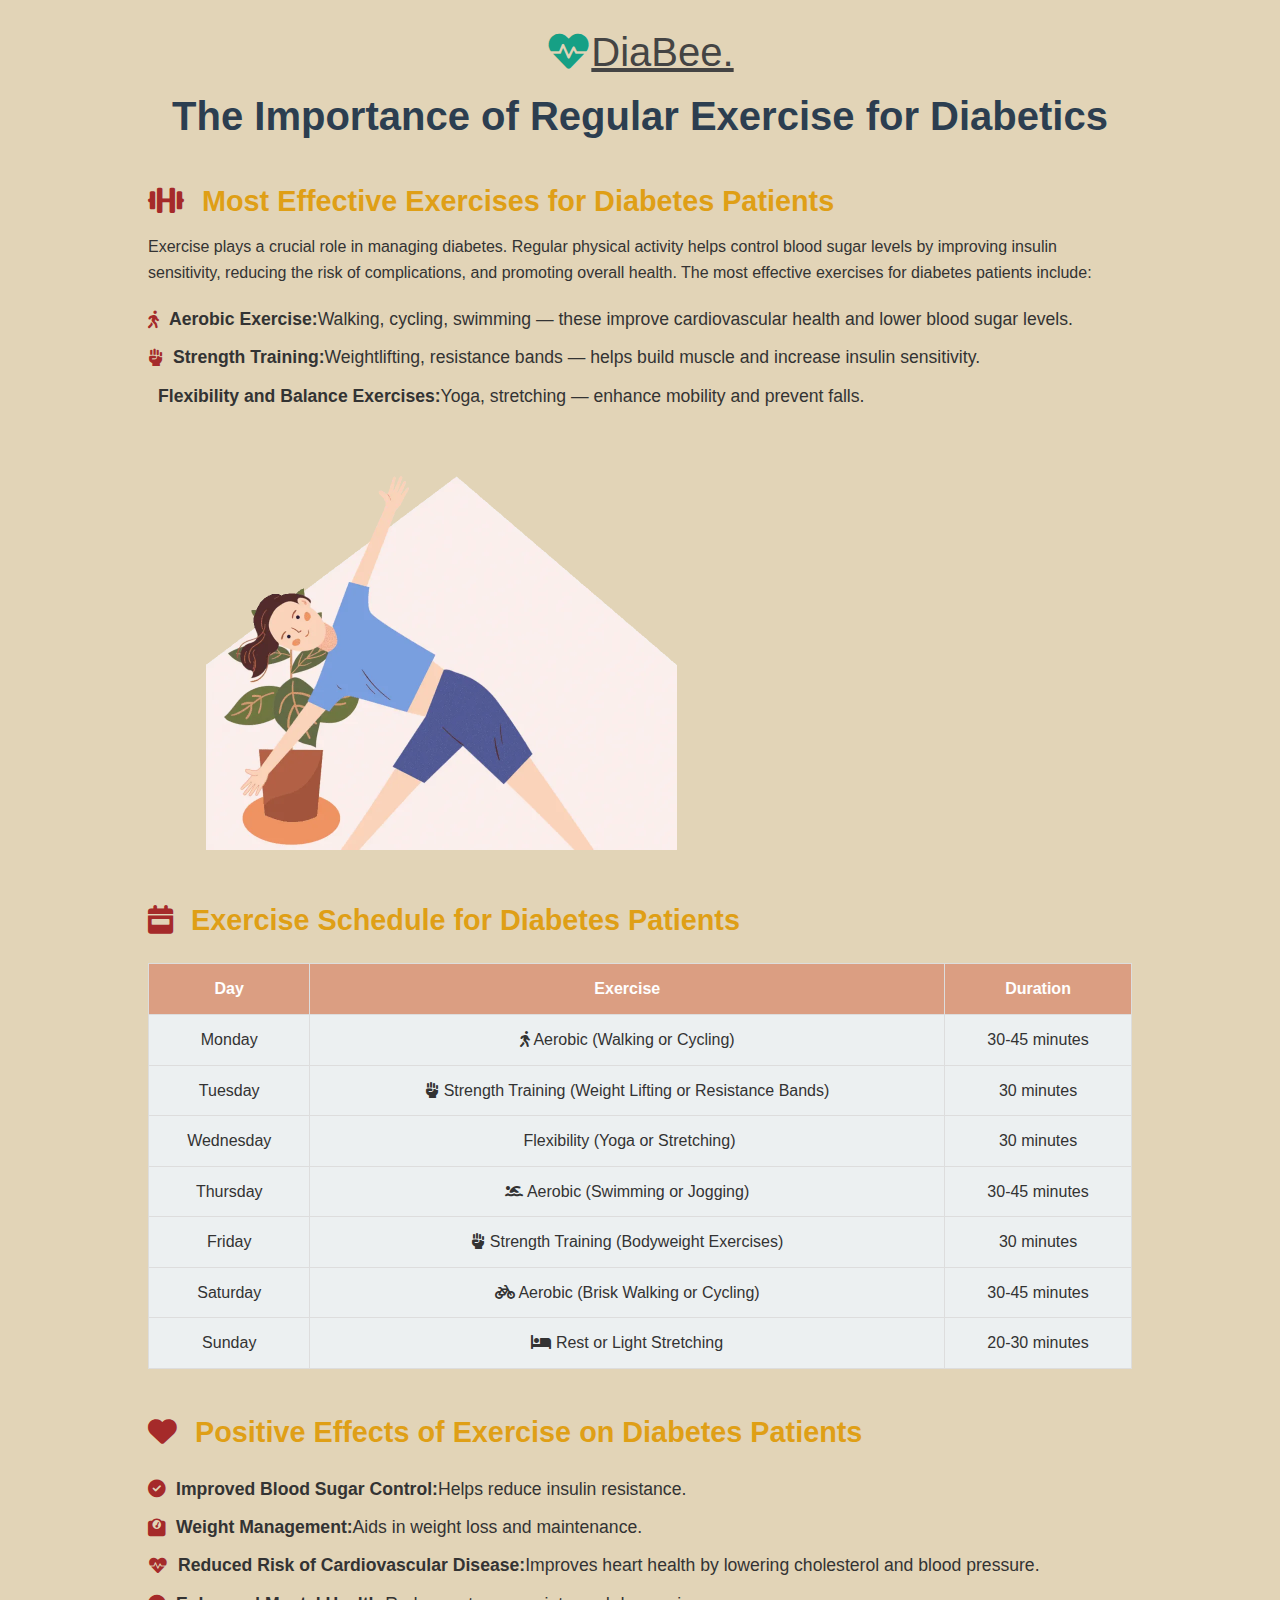
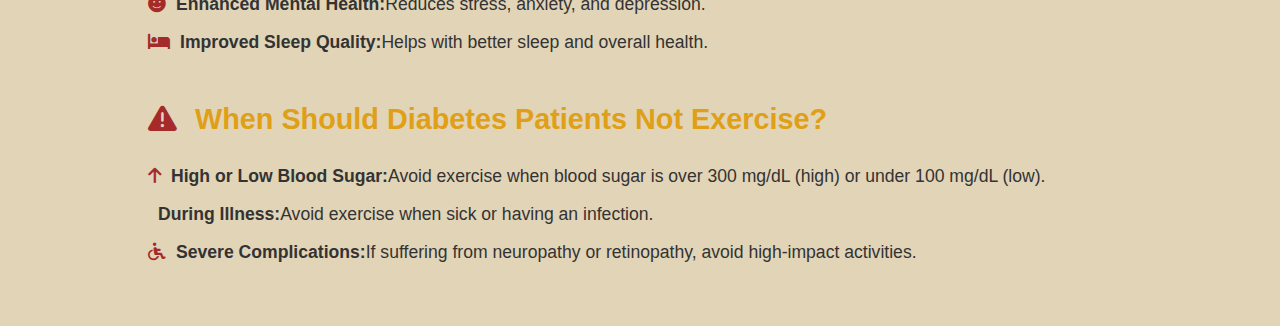
<file: healthy-lifestyle/exercise.html>
<!DOCTYPE html>
<html lang="en">
    <head>
        <meta charset="UTF-8">
        <meta name="viewport" content="width=device-width, initial-scale=1.0">
        <title>Exercise for Diabetes Patients</title>
        <link rel="stylesheet" href="style6.css">
        <link href="https://cdnjs.cloudflare.com/ajax/libs/font-awesome/6.0.0-beta3/css/all.min.css" rel="stylesheet">
    </head>
    <body>
        <div class="container">
            <header>
                <a href="../projet1.html" class="logo" ><i class="fas fa-heartbeat"></i>DiaBee.</a>
                <h1>The Importance of Regular Exercise for Diabetics</h1>
            </header>
    
            <section id="effective-exercises">
                <h2><i class="fas fa-dumbbell"></i> Most Effective Exercises for Diabetes Patients</h2>
                <p>Exercise plays a crucial role in managing diabetes. Regular physical activity helps control blood sugar levels by improving insulin sensitivity, reducing the risk of complications, and promoting overall health. The most effective exercises for diabetes patients include:</p>
                <ul>
                    <li><i class="fas fa-walking"></i> <strong>Aerobic Exercise:</strong> Walking, cycling, swimming — these improve cardiovascular health and lower blood sugar levels.</li>
                    <li><i class="fas fa-fist-raised"></i> <strong>Strength Training:</strong> Weightlifting, resistance bands — helps build muscle and increase insulin sensitivity.</li>
                    <li><i class="fas fa-yoga"></i> <strong>Flexibility and Balance Exercises:</strong> Yoga, stretching — enhance mobility and prevent falls.</li>
                </ul>
                <img src="asset-health/exercise.webp" alt="Exercise for Diabetes">
            </section>
    
            <section id="schedule">
                <h2><i class="fas fa-calendar-week"></i> Exercise Schedule for Diabetes Patients</h2>
                <table>
                    <thead>
                        <tr>
                            <th>Day</th>
                            <th>Exercise</th>
                            <th>Duration</th>
                        </tr>
                    </thead>
                    <tbody>
                        <tr>
                            <td>Monday</td>
                            <td><i class="fas fa-walking"></i> Aerobic (Walking or Cycling)</td>
                            <td>30-45 minutes</td>
                        </tr>
                        <tr>
                            <td>Tuesday</td>
                            <td><i class="fas fa-fist-raised"></i> Strength Training (Weight Lifting or Resistance Bands)</td>
                            <td>30 minutes</td>
                        </tr>
                        <tr>
                            <td>Wednesday</td>
                            <td><i class="fas fa-yoga"></i> Flexibility (Yoga or Stretching)</td>
                            <td>30 minutes</td>
                        </tr>
                        <tr>
                            <td>Thursday</td>
                            <td><i class="fas fa-swimmer"></i> Aerobic (Swimming or Jogging)</td>
                            <td>30-45 minutes</td>
                        </tr>
                        <tr>
                            <td>Friday</td>
                            <td><i class="fas fa-fist-raised"></i> Strength Training (Bodyweight Exercises)</td>
                            <td>30 minutes</td>
                        </tr>
                        <tr>
                            <td>Saturday</td>
                            <td><i class="fas fa-bicycle"></i> Aerobic (Brisk Walking or Cycling)</td>
                            <td>30-45 minutes</td>
                        </tr>
                        <tr>
                            <td>Sunday</td>
                            <td><i class="fas fa-bed"></i> Rest or Light Stretching</td>
                            <td>20-30 minutes</td>
                        </tr>
                    </tbody>
                </table>
            </section>
    
            <section id="positive-effects">
                <h2><i class="fas fa-heart"></i> Positive Effects of Exercise on Diabetes Patients</h2>
                <ul>
                    <li><i class="fas fa-check-circle"></i> <strong>Improved Blood Sugar Control:</strong> Helps reduce insulin resistance.</li>
                    <li><i class="fas fa-weight"></i> <strong>Weight Management:</strong> Aids in weight loss and maintenance.</li>
                    <li><i class="fas fa-heartbeat"></i> <strong>Reduced Risk of Cardiovascular Disease:</strong> Improves heart health by lowering cholesterol and blood pressure.</li>
                    <li><i class="fas fa-smile"></i> <strong>Enhanced Mental Health:</strong> Reduces stress, anxiety, and depression.</li>
                    <li><i class="fas fa-bed"></i> <strong>Improved Sleep Quality:</strong> Helps with better sleep and overall health.</li>
                </ul>
            </section>
    
            <section id="when-not-to-exercise">
                <h2><i class="fas fa-exclamation-triangle"></i> When Should Diabetes Patients Not Exercise?</h2>
                <ul>
                    <li><i class="fas fa-arrow-up"></i> <strong>High or Low Blood Sugar:</strong> Avoid exercise when blood sugar is over 300 mg/dL (high) or under 100 mg/dL (low).</li>
                    <li><i class="fas fa-sick"></i> <strong>During Illness:</strong> Avoid exercise when sick or having an infection.</li>
                    <li><i class="fas fa-wheelchair"></i> <strong>Severe Complications:</strong> If suffering from neuropathy or retinopathy, avoid high-impact activities.</li>
                </ul>
            </section>
        </div>
    </body>
</html>
</file>
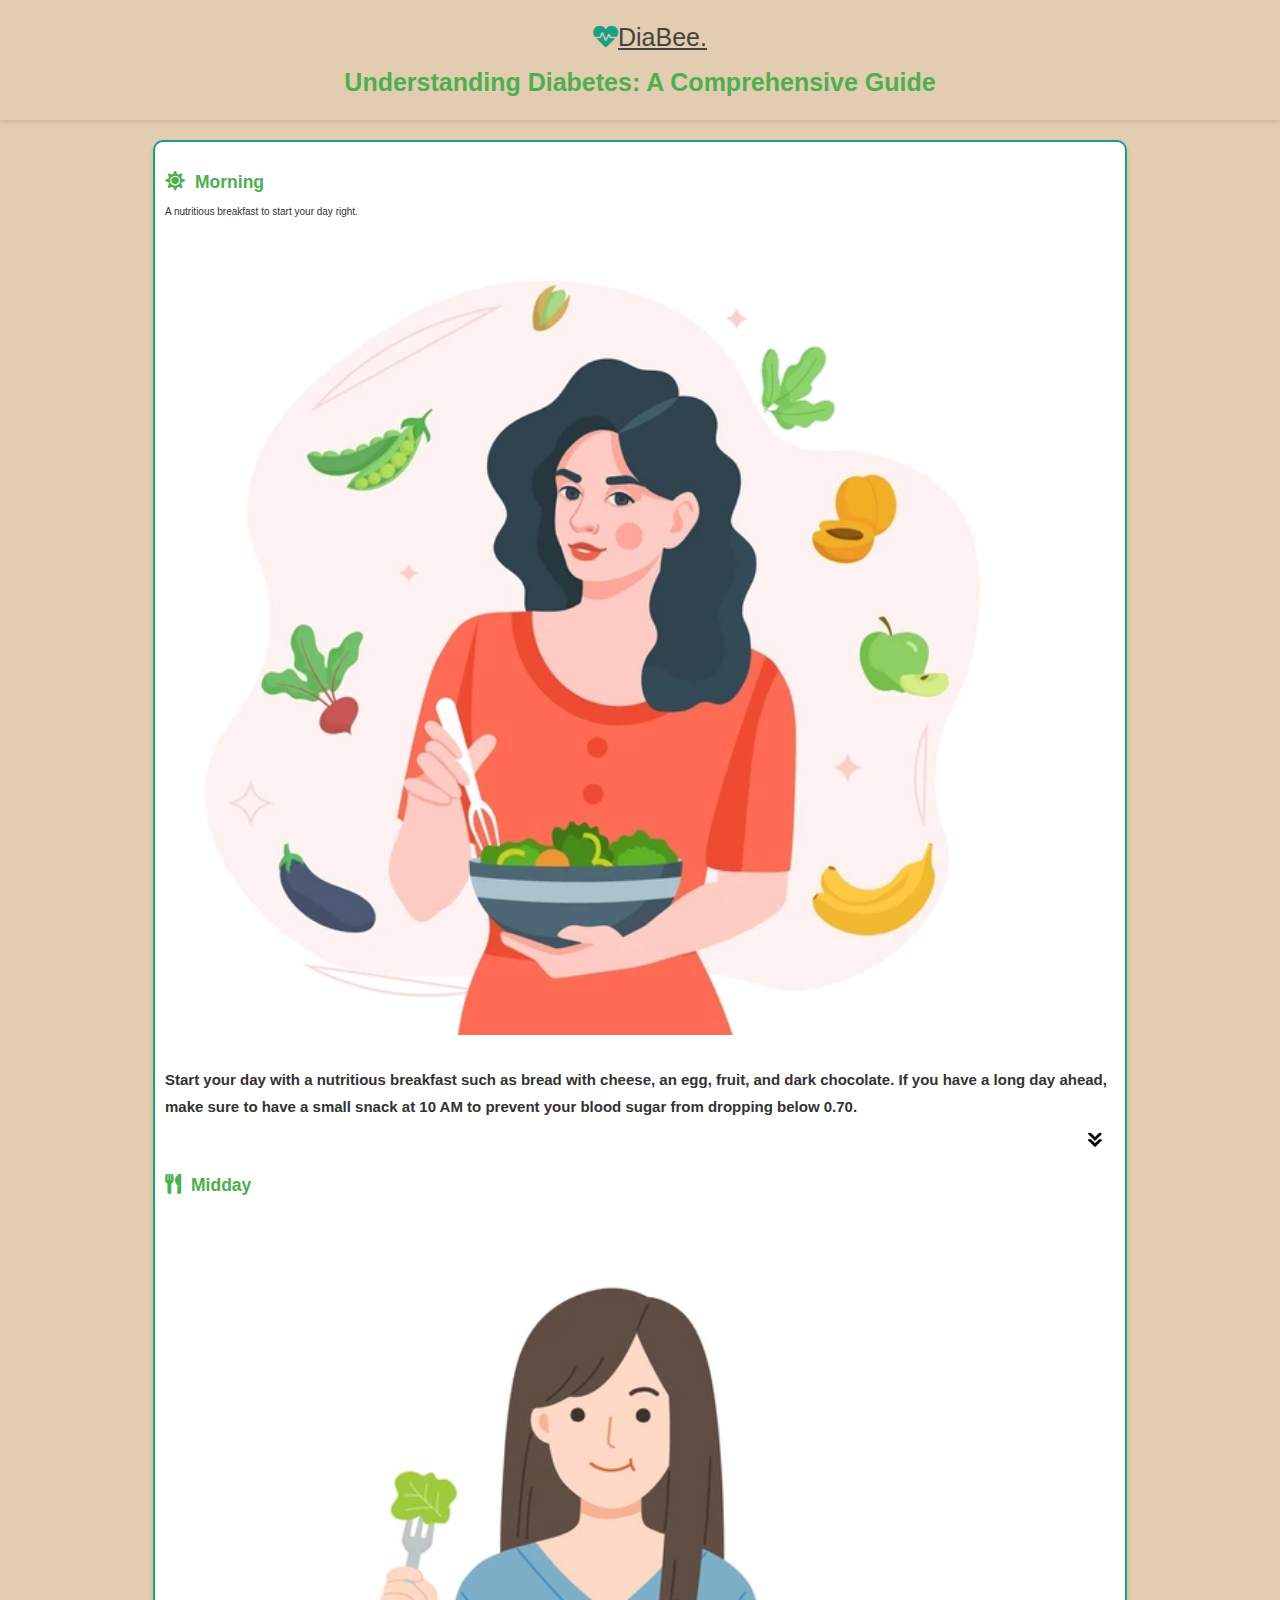
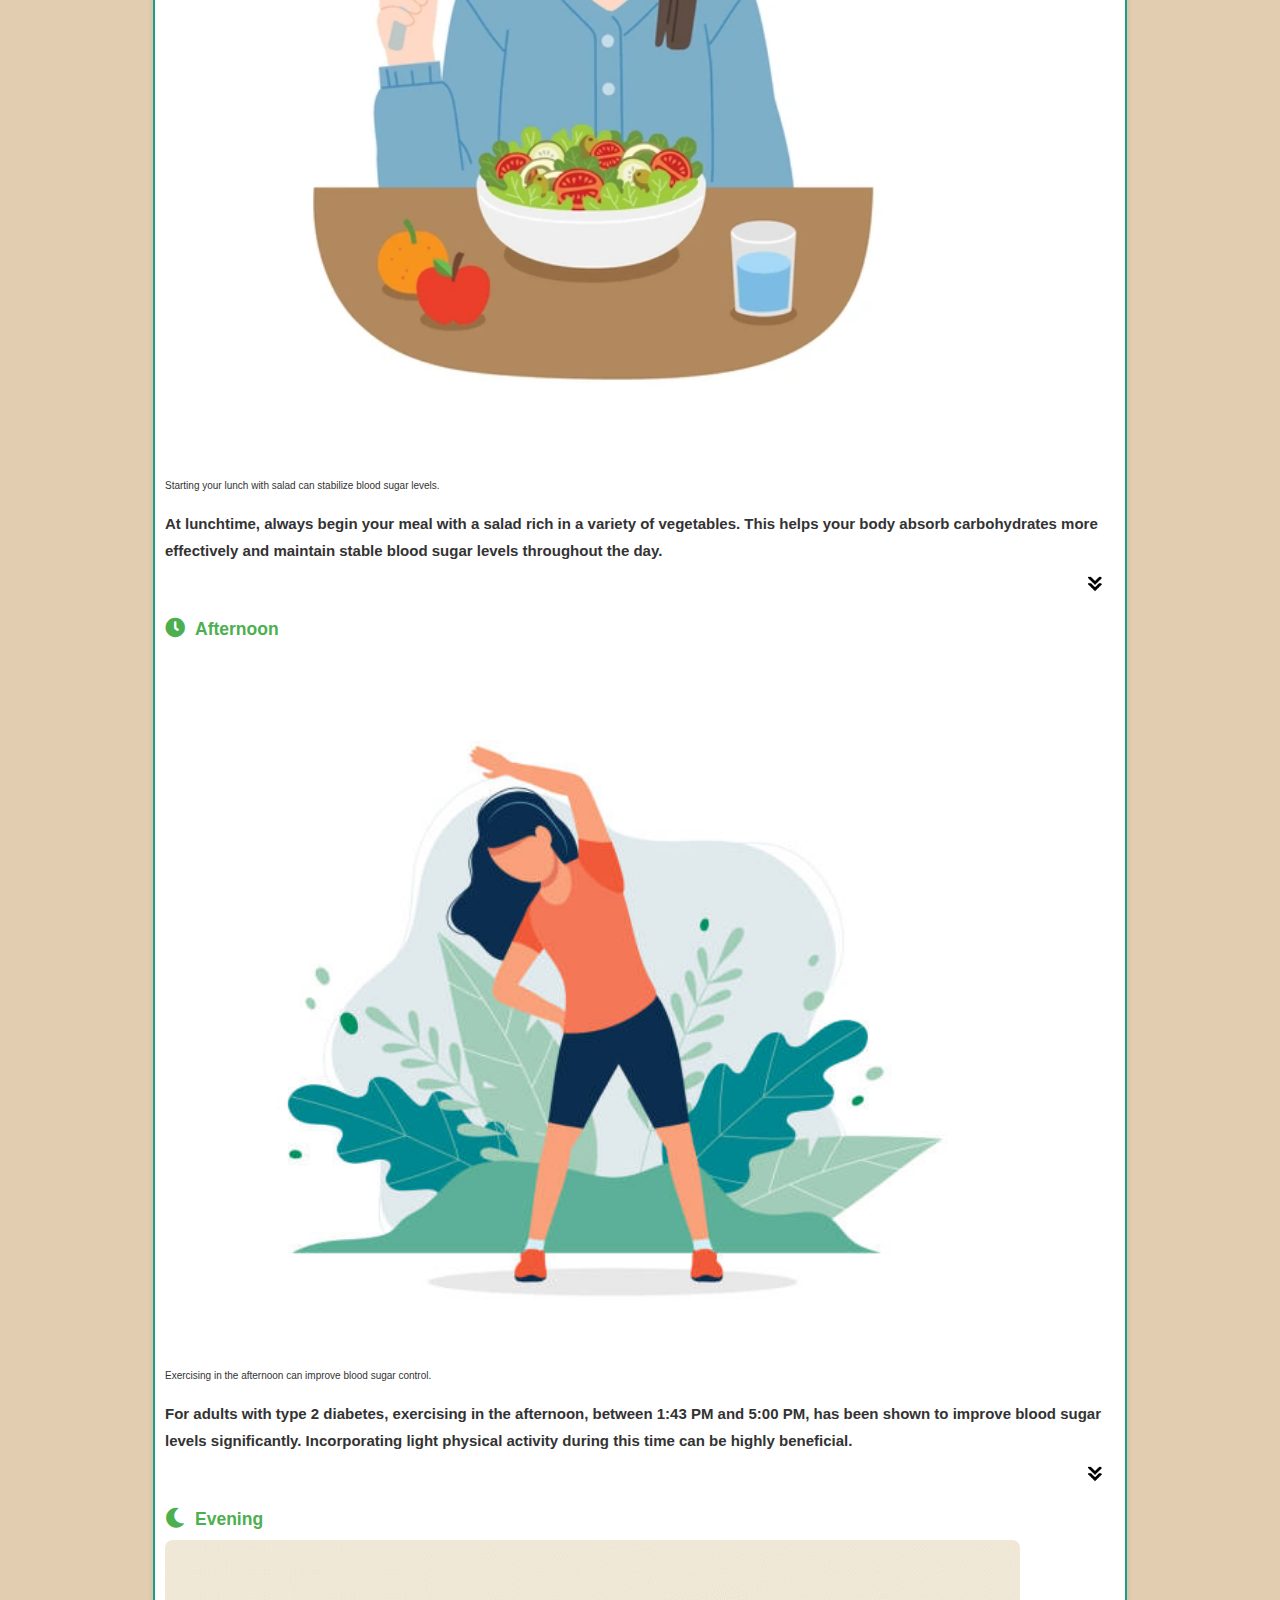
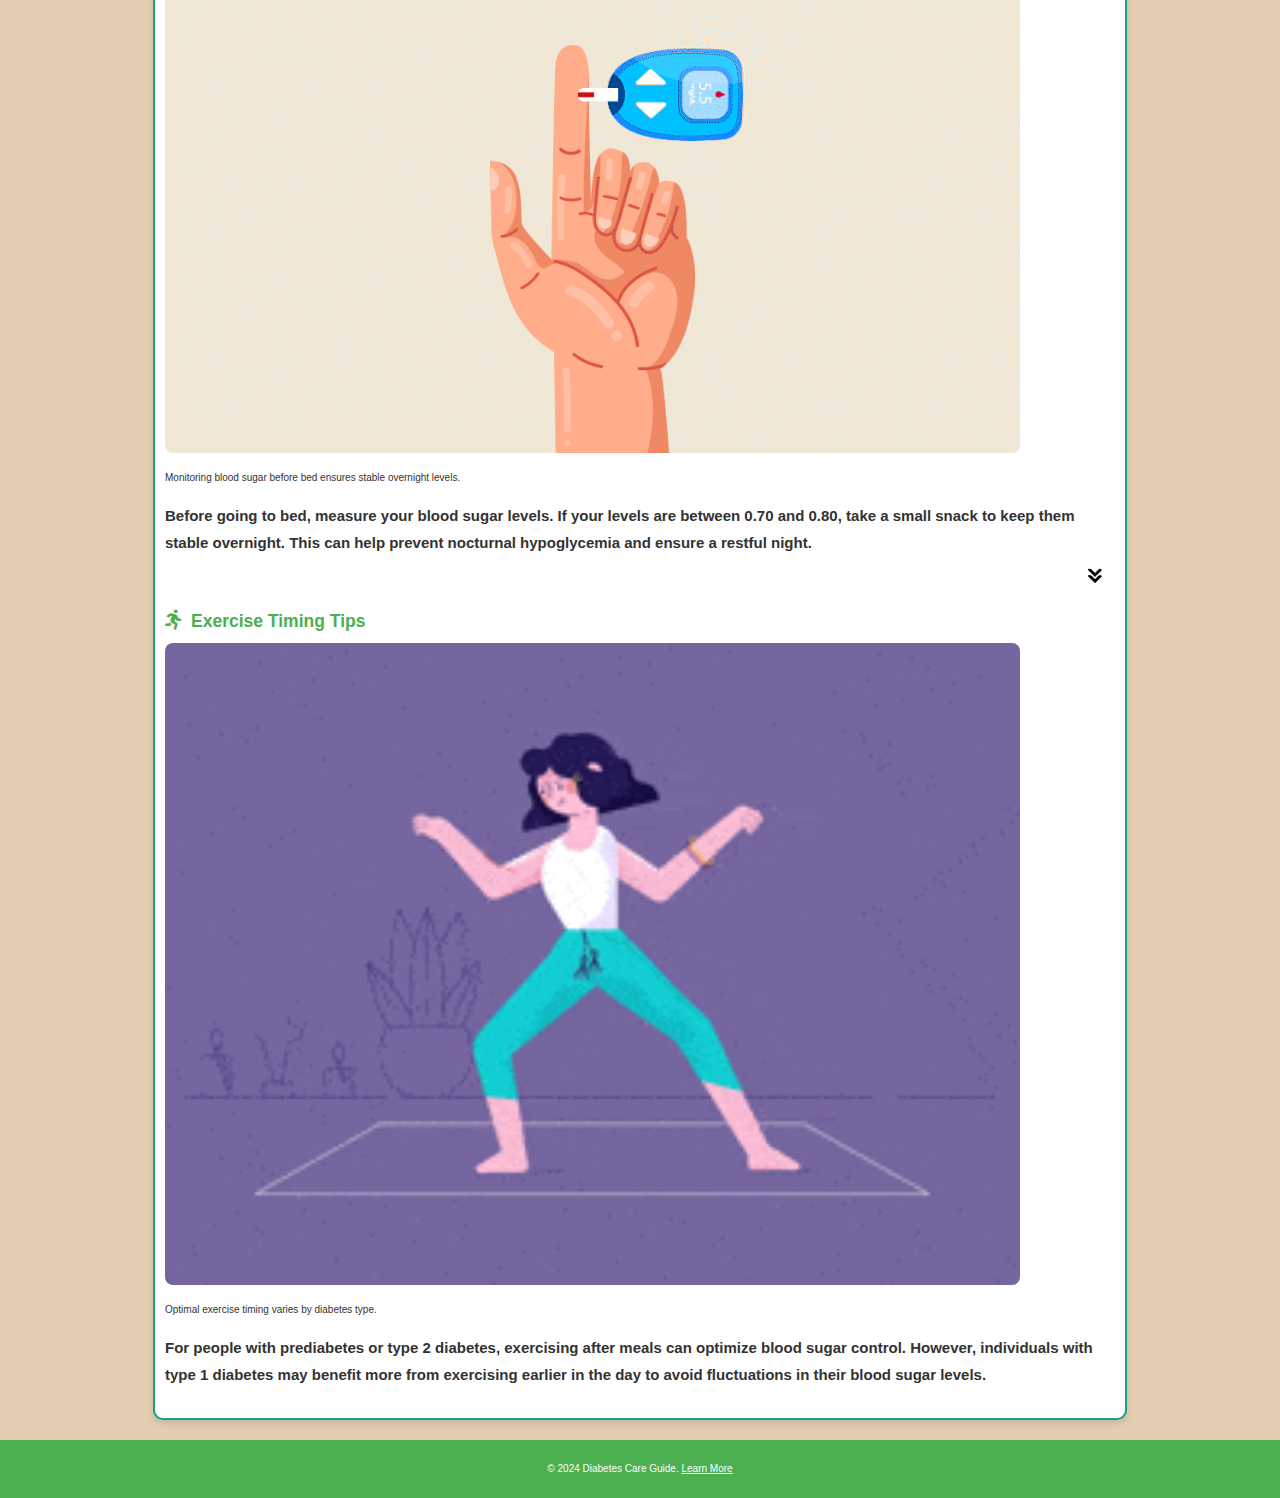
<file: healthy-lifestyle/guide.html>
<!DOCTYPE html>
<html lang="en">
<head>
    <meta charset="UTF-8">
    <meta name="viewport" content="width=device-width, initial-scale=1.0">
    <title>Document</title>
    <link rel="stylesheet" href="style5.css">
    <link rel="stylesheet" href="https://cdnjs.cloudflare.com/ajax/libs/font-awesome/5.15.4/css/all.min.css">
</head>
<body>
    <header>
        <a href="../index.html" class="logo" ><i class="fas fa-heartbeat"></i>DiaBee.</a>
        <h1>Understanding Diabetes: A Comprehensive Guide</h1>
    </header>

    <main>
        <section>
            
            <div class="row" >
                <h2><i class="fas fa-sun icon"></i>Morning</h2>
                <figcaption>A nutritious breakfast to start your day right.</figcaption>
                <img src="asset-health/healthyB.webp" alt="Healthy breakfast">
                <p>Start your day with a nutritious breakfast such as bread with cheese, an egg, fruit, and dark chocolate. If you have a long day ahead, make sure to have a small snack at 10 AM to prevent your blood sugar from dropping below 0.70.</p>
            </div>
            <img
            src="./asset-health/arrow.png"
            alt="Arrow icon"
            class="icon arrow"
            onclick="location.href='#Midday'"
          />
        </section>

        <section id="Midday">
            
            
            <div class="row" >
                <h2><i class="fas fa-utensils icon"></i>Midday</h2>
                <img src="asset-health/lunch.webp" alt="Healthy lunch">
                <figcaption>Starting your lunch with salad can stabilize blood sugar levels.</figcaption>
                <p>At lunchtime, always begin your meal with a salad rich in a variety of vegetables. This helps your body absorb carbohydrates more effectively and maintain stable blood sugar levels throughout the day.</p>
            </div>
            <img
            src="./asset-health/arrow.png"
            alt="Arrow icon"
            class="icon arrow"
            onclick="location.href='#Afternoon'"
          />
        </section>

        <section  id="Afternoon">
            
            
            <div class="row">
                <h2><i class="fas fa-clock icon"></i>Afternoon</h2>
                <img src="asset-health/exercise.jpg" alt="Exercise time">
                <figcaption>Exercising in the afternoon can improve blood sugar control.</figcaption>
                <p>For adults with type 2 diabetes, exercising in the afternoon, between 1:43 PM and 5:00 PM, has been shown to improve blood sugar levels significantly. Incorporating light physical activity during this time can be highly beneficial.</p>
            </div>
            <img
            src="./asset-health/arrow.png"
            alt="Arrow icon"
            class="icon arrow"
            onclick="location.href='#Evening'"
          />
        </section>

        <section id="Evening">
            
           
            <div class="row" >
                <h2> <i class="fas fa-moon icon" ></i>Evening</h2>
                <img src="asset-health/management1.gif" alt="Blood sugar monitoring">
                <figcaption>Monitoring blood sugar before bed ensures stable overnight levels.</figcaption>
                <p>Before going to bed, measure your blood sugar levels. If your levels are between 0.70 and 0.80, take a small snack to keep them stable overnight. This can help prevent nocturnal hypoglycemia and ensure a restful night.</p>
            </div>
            <img
            src="./asset-health/arrow.png"
            alt="Arrow icon"
            class="icon arrow"
            onclick="location.href='#ExerciseTime'"
          />
        </section>

        <section id="ExerciseTime">
            
           
            <div class="row" >
                <h2><i class="fas fa-running icon" ></i>Exercise Timing Tips</h2>
                <img src="asset-health/exercise2.gif" alt="Exercise timing">
                <figcaption>Optimal exercise timing varies by diabetes type.</figcaption>
                <p>For people with prediabetes or type 2 diabetes, exercising after meals can optimize blood sugar control. However, individuals with type 1 diabetes may benefit more from exercising earlier in the day to avoid fluctuations in their blood sugar levels.</p>
            </div>
        </section>
    </main>

    <footer>
        <p>&copy; 2024 Diabetes Care Guide. <a href="lifestyle.html">Learn More</a></p>
    </footer>
</body>
</html>
</file>
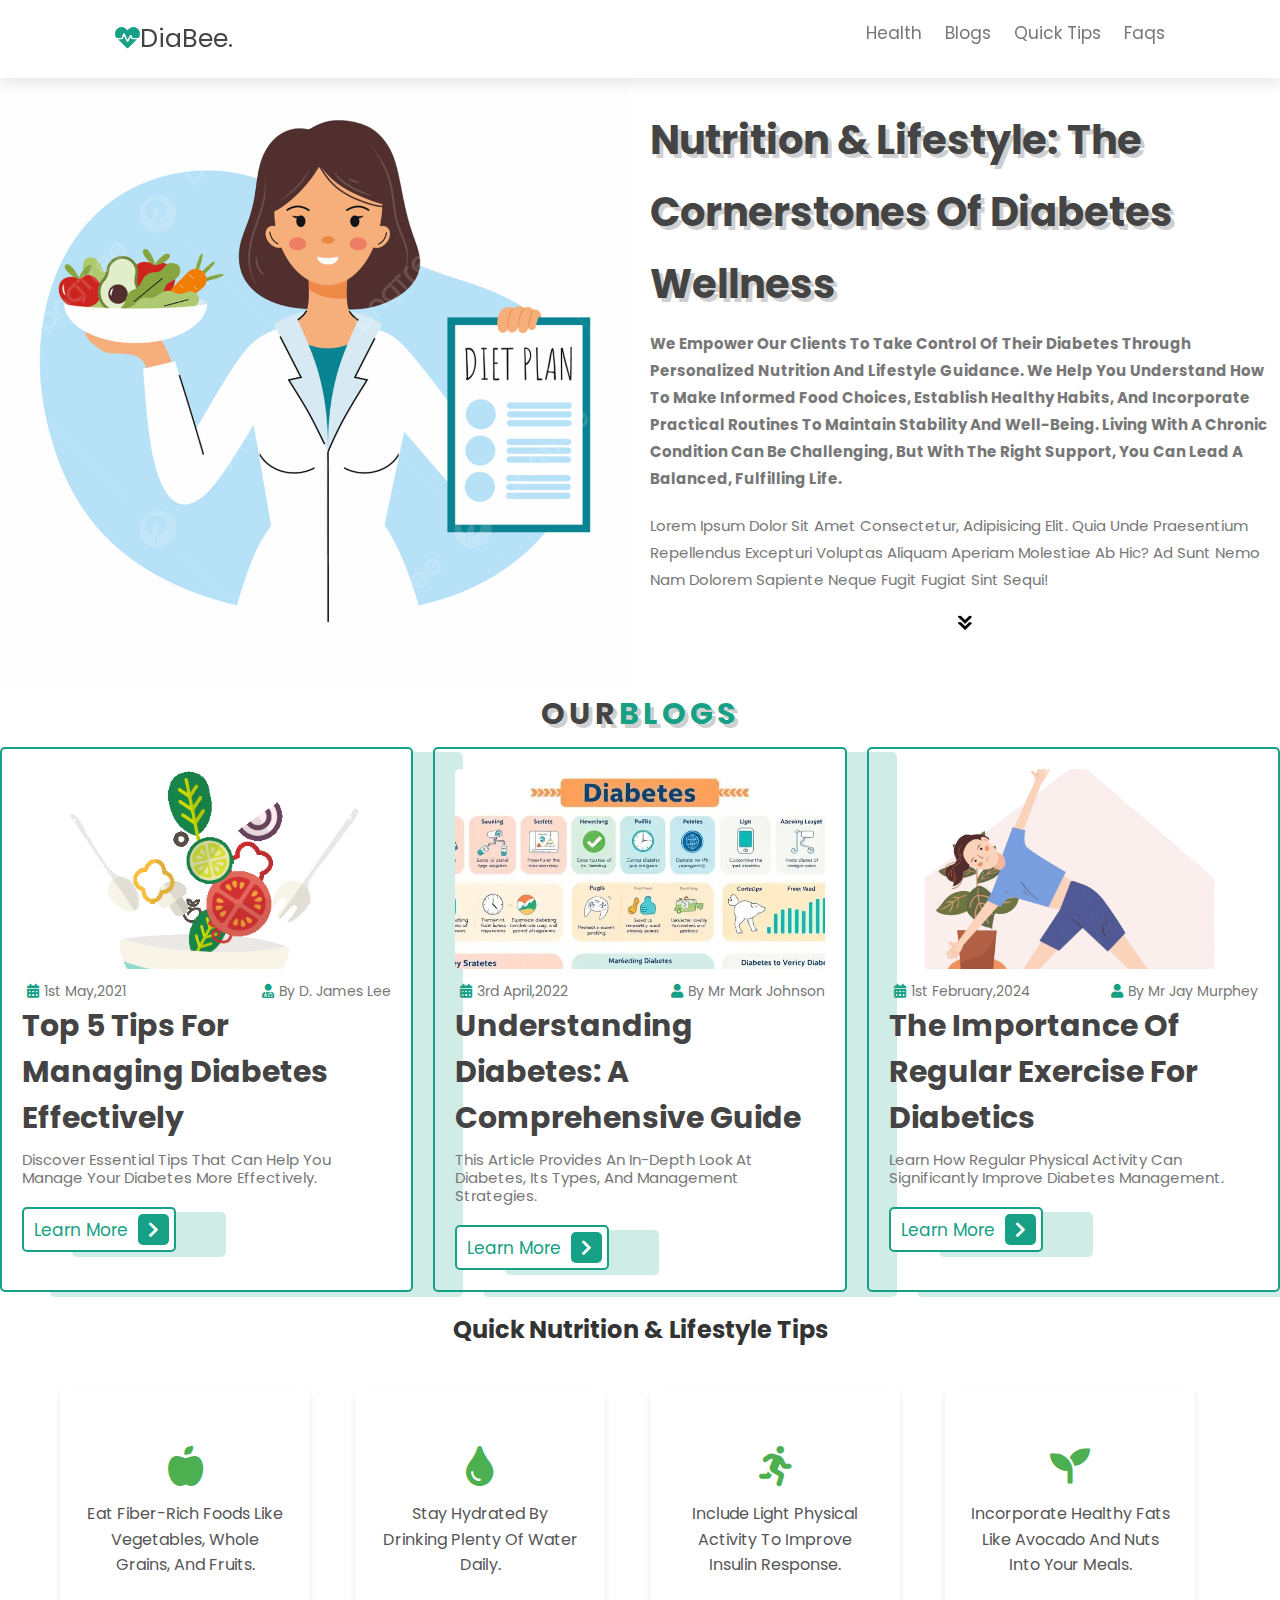
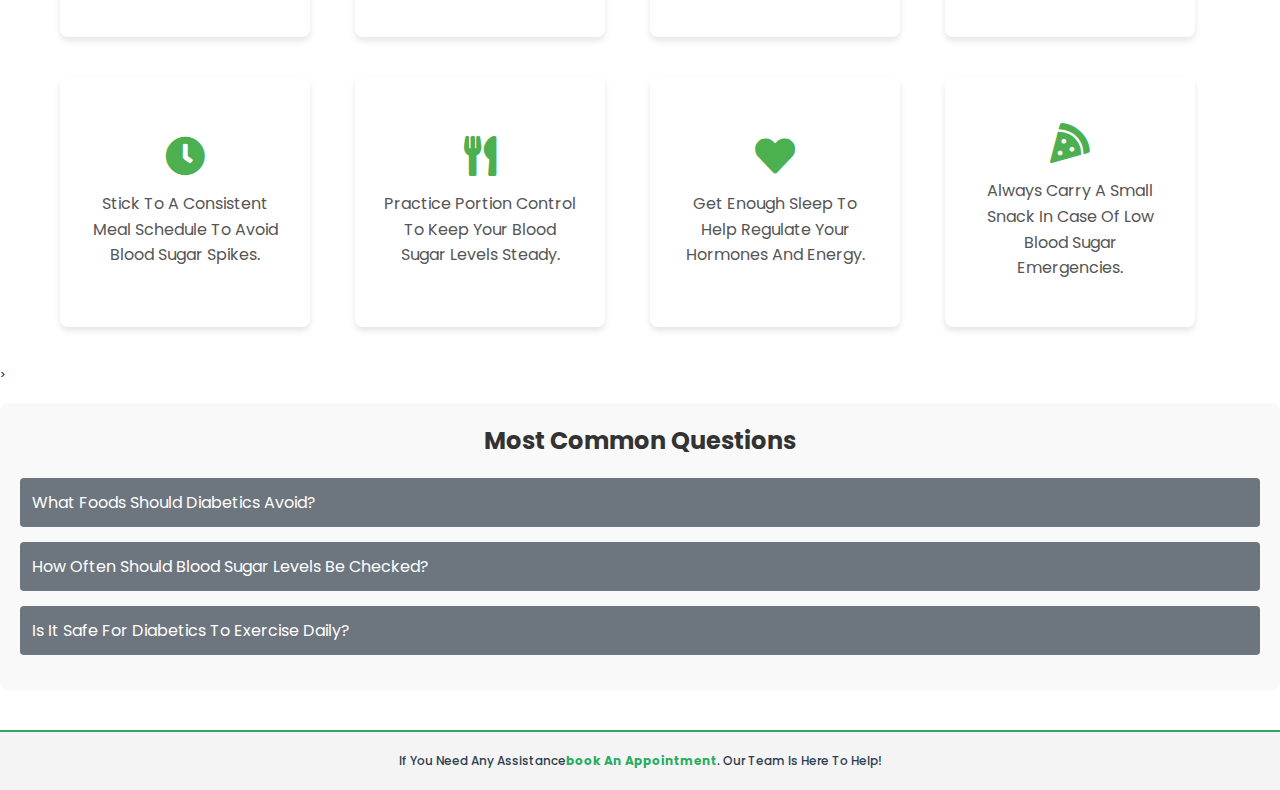
<file: healthy-lifestyle/lifestyle.html>
<!DOCTYPE html>
<html lang="en">
<head>
    <meta charset="UTF-8">
    <meta name="viewport" content="width=device-width, initial-scale=1.0">
    <title>Nutritional & Lifestyle guidance</title>
    <link rel="stylesheet" href="https://cdnjs.cloudflare.com/ajax/libs/font-awesome/5.15.4/css/all.min.css">
    <link rel="stylesheet" href="style3.css">
</head>

<body>
    <header class="header">
        <a href="../projet1.html" class="logo" ><i class="fas fa-heartbeat"></i>DiaBee.</a>
        <nav class="navbar">
            <a href="#health">health</a>
            <a href="#blogs">blogs</a>
            <a href="#advice-section">quick tips</a>
            <a href="#faq-section">Faqs</a>
            

        </nav>
    </header>
    <section class="health" id="health">
        <h1 class="heading"><span>Nutritional & </span>Lifestyle guidance</h1>
        <div class="row">
            <div class="image">
                <img src="asset-health/nutritionist3.png" alt="">
            </div>
            <div class="content">
                <h3>Nutrition & Lifestyle: The Cornerstones of Diabetes Wellness</h3>
                <p class="para"> we empower our clients to take control of their diabetes through personalized nutrition and lifestyle guidance. 
                    We help you understand how to make informed food choices, establish healthy habits, 
                    and incorporate practical routines to maintain stability and well-being. 
                    Living with a chronic condition can be challenging, but with the right support, you can lead a balanced, fulfilling life.
                </p>
                <p class="ff">Lorem ipsum dolor sit amet consectetur, adipisicing elit. Quia unde praesentium repellendus excepturi voluptas aliquam aperiam molestiae ab hic? Ad sunt nemo 
                    nam dolorem sapiente neque fugit fugiat sint sequi!
                </p>
                <img 
                  src="./asset-health/arrow.png"
                  alt="Arrow icon"
                  class="icon arrow"
                  onclick="location.href='./lifestyle.html#blogs'"
                />

           </div>
        </div>
        
    </section>
    <section class="blogs" id="blogs">
        <h1 class="heading">our<span>blogs</span></h1>
        <div class="box-container">
            <div class="box">
                <div class="image">
                    <img src="asset-health/meal.gif" alt="">
                </div>
                <div class="content">
                    <div class="icon">
                        <a href="#"><i class="fas fa-calendar-alt"></i>1st may,2021</a>
                        <a href="#"><i class="fas fa-user-md"></i>By D. James Lee</a>
                    </div>
                    <h3>Top 5 Tips for Managing Diabetes Effectively</h3>
                    <p>Discover essential tips that can help you manage your diabetes more effectively.</p>
                    <a href="./5tips.html" class="btn">Learn more <span class="fas fa-chevron-right"></span></a>

                </div>

            </div>
            <div class="box">
                <div class="image">
                    <img src="asset-health/management1.jpg" alt="">
                </div>
                <div class="content">
                    <div class="icon">
                        <a href="#"><i class="fas fa-calendar-alt"></i>3rd april,2022</a>
                        <a href="#"><i class="fas fa-user"></i>By Mr Mark Johnson</a>
                    </div>
                    <h3>Understanding Diabetes: A Comprehensive Guide</h3>
                    <p>This article provides an in-depth look at diabetes, its types, and management strategies.</p>
                    <a href="./guide.html" class="btn">Learn more <span class="fas fa-chevron-right"></span></a>

                </div>

            </div>
            <div class="box">
                <div class="image">
                    <img src="asset-health/exercise.webp" alt="">
                </div>
                <div class="content">
                    <div class="icon">
                        <a href="#"><i class="fas fa-calendar-alt"></i>1st february,2024</a>
                        <a href="#"><i class="fas fa-user"></i>By Mr jay murphey</a>
                    </div>
                    <h3>The Importance of Regular Exercise for Diabetics</h3>
                    <p>Learn how regular physical activity can significantly improve diabetes management.</p>
                    <a href="./exercise.html" class="btn">Learn more <span class="fas fa-chevron-right"></span></a>

                </div>

            </div>

        </div>
        <section class="advice-section" id="advice-section">
            <h2>Quick Nutrition & Lifestyle Tips</h2>
            <div class="advice-grid">
              <!-- Advice 1 -->
              <div class="advice-card">
                <i class="fas fa-apple-alt"></i>
                <p>Eat fiber-rich foods like vegetables, whole grains, and fruits.</p>
              </div>
              <!-- Advice 2 -->
              <div class="advice-card">
                <i class="fas fa-tint"></i>
                <p>Stay hydrated by drinking plenty of water daily.</p>
              </div>
              <!-- Advice 3 -->
              <div class="advice-card">
                <i class="fas fa-running"></i>
                <p>Include light physical activity to improve insulin response.</p>
              </div>
              <!-- Advice 4 -->
              <div class="advice-card">
                <i class="fas fa-seedling"></i>
                <p>Incorporate healthy fats like avocado and nuts into your meals.</p>
              </div>
            </div>
            <div class="advice-grid">
                <!-- Advice 1 -->
                <div class="advice-card">
                  <i class="fas fa-clock"></i>
                  <p>Stick to a consistent meal schedule to avoid blood sugar spikes.</p>
                </div>
                <!-- Advice 2 -->
                <div class="advice-card">
                  <i class="fas fa-utensils"></i>
                  <p>Practice portion control to keep your blood sugar levels steady.</p>
                </div>
                <!-- Advice 3 -->
                <div class="advice-card">
                  <i class="fas fa-heart"></i>
                  <p>Get enough sleep to help regulate your hormones and energy.</p>
                </div>
                <!-- Advice 4 -->
                <div class="advice-card">
                  <i class="fas fa-pizza-slice"></i>
                  <p>Always carry a small snack in case of low blood sugar emergencies.</p>
                </div>
                
            </div>
            
            
        </section>>
        <section id="faq-section" class="faq-container">
            <h2 class="faq-title">Most Common Questions</h2>
            <div class="faq-item">
              <button class="faq-question">What foods should diabetics avoid?</button>
              <div class="faq-answer">
                <p>Diabetics should avoid sugary drinks, processed snacks, and foods high in trans fats or refined carbs.</p>
              </div>
            </div>
            <div class="faq-item">
              <button class="faq-question">How often should blood sugar levels be checked?</button>
              <div class="faq-answer">
                <p>This depends on the individual. Typically, it’s recommended to check before meals and at bedtime.</p>
              </div>
            </div>
            <div class="faq-item">
              <button class="faq-question">Is it safe for diabetics to exercise daily?</button>
              <div class="faq-answer">
                <p>Yes, regular light to moderate exercise is beneficial for managing diabetes, but consult a doctor first.</p>
              </div>
            </div>
          </section>
          <script src="script2.js"></script>


    </section>
    <section class="contact-note">
      <p>If you need any assistance<a href="../projet1.html#book">book an appointment</a>. Our team is here to help!</p>
  </section>
    
</body>
</html>
</file>
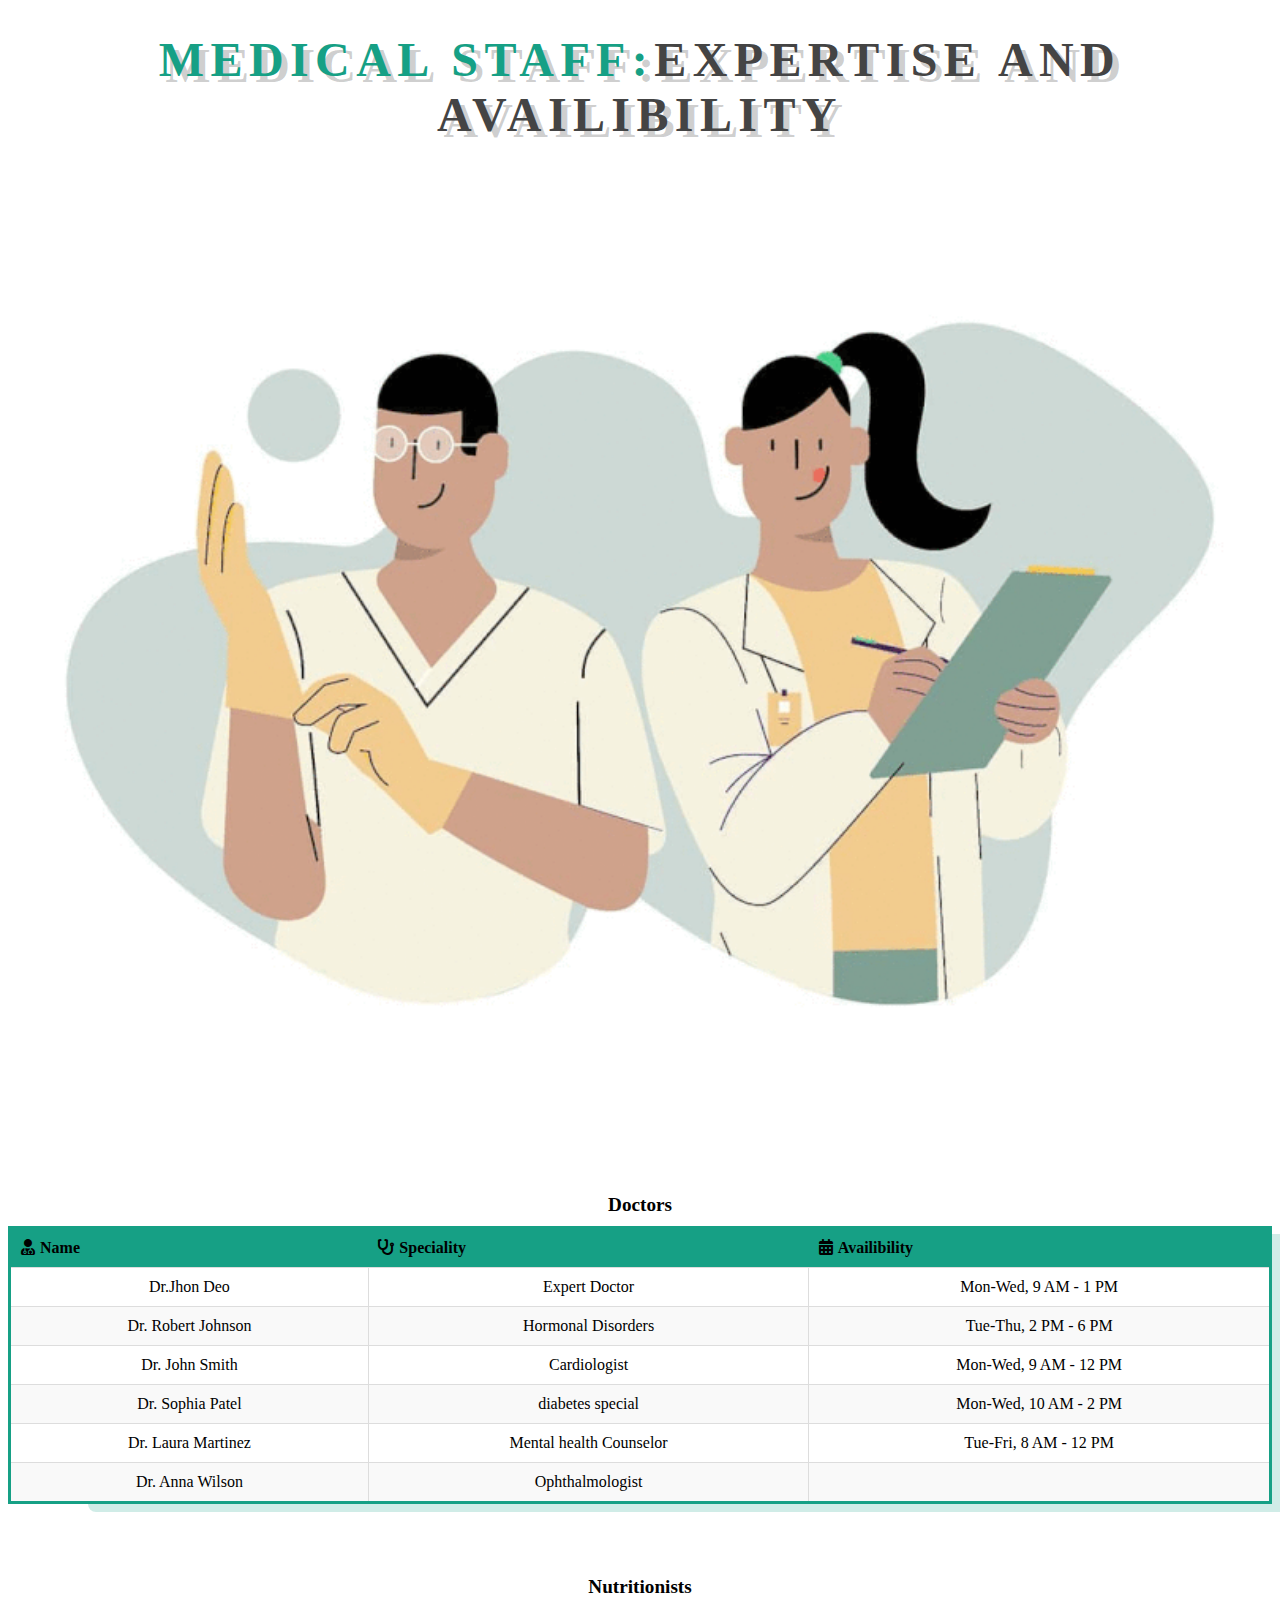
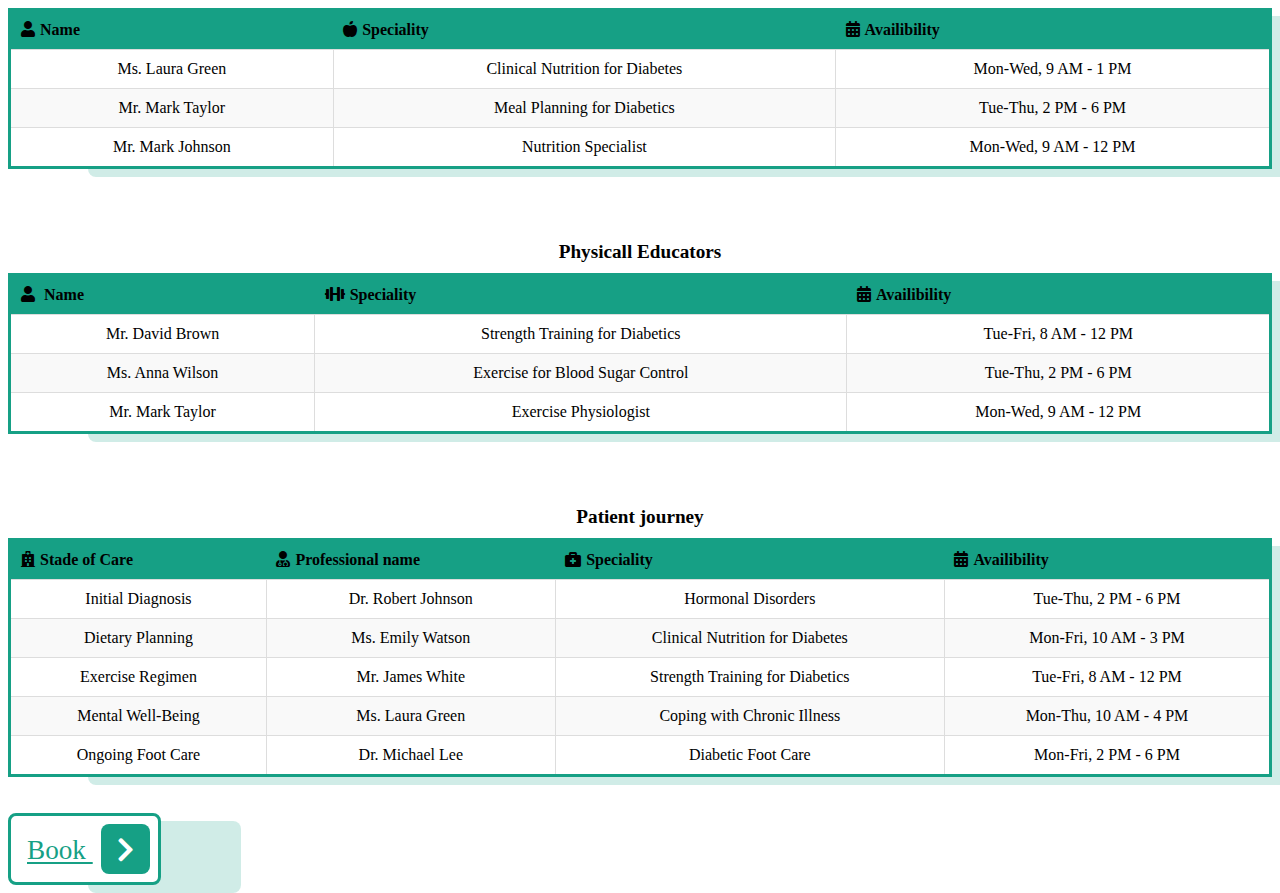
<file: medica consultations/consultation.html>
<!DOCTYPE html>
<html lang="en">
<head>
    <meta charset="UTF-8">
    <meta name="viewport" content="width=device-width, initial-scale=1.0">
    <title>Medical Consultations</title>
    <link rel="stylesheet" href="https://cdnjs.cloudflare.com/ajax/libs/font-awesome/5.15.4/css/all.min.css">
    <link rel="stylesheet" href="style2.css">
</head>
<body>
    <section class="doctors">
        <h1 class="heading"><span>Medical Staff:</span>Expertise and Availibility</h1>
        <div class="row">
            <div class="image">
                <img src="./workers.gif" alt="">
            </div>
            <table class="health-staff">
                <caption>Doctors</caption>
                <thead>
                    <th><i class="fas fa-user-md"></i>Name</th>
                    <th><i class="fas fa-stethoscope"></i>Speciality</th>
                    <th><i class="fas fa-calendar-alt"></i>Availibility</th>
                </thead>
                <tr>
                    <td>Dr.Jhon Deo</td>
                    <td>Expert Doctor</td>
                    <td>Mon-Wed, 9 AM - 1 PM</td>
                </tr>
                <tr>
                    <td>Dr. Robert Johnson	</td>
                    <td>Hormonal Disorders	</td>
                    <td>Tue-Thu, 2 PM - 6 PM</td>
                </tr>
                <tr>
                    <td>Dr. John Smith	</td>
                    <td>Cardiologist</td>
                    <td>Mon-Wed, 9 AM - 12 PM</td>
                </tr>
                <tr>
                    <td>Dr. Sophia Patel </td>
                    <td>diabetes special</td>
                    <td>Mon-Wed, 10 AM - 2 PM </td>
                </tr>
                <tr>
                    <td>Dr. Laura Martinez</td>
                    <td>Mental health Counselor</td>
                    <td>Tue-Fri, 8 AM - 12 PM</td>
                </tr>
                <tr>
                    <td>Dr. Anna Wilson	</td>
                    <td>Ophthalmologist</td>
                    <td></td>
                </tr>
                
            </table>
            <table class="Nutrition-staff">
                <caption>Nutritionists</caption>
                <thead>
                    <th><i class="fas fa-user"></i>Name</th>
                    <th><i class="fas fa-apple-alt"></i>Speciality</th>
                    <th><i class="fas fa-calendar-alt"></i>Availibility</th>
                </thead>
                <tr>
                    <td>Ms. Laura Green	</td>
                    <td>Clinical Nutrition for Diabetes	</td>
                    <td>Mon-Wed, 9 AM - 1 PM</td>
                </tr>
                <tr>
                    <td>Mr. Mark Taylor		</td>
                    <td>Meal Planning for Diabetics</td>
                    <td>Tue-Thu, 2 PM - 6 PM</td>
                </tr>
                <tr>
                    <td>Mr. Mark Johnson</td>
                    <td>Nutrition Specialist</td>
                    <td>Mon-Wed, 9 AM - 12 PM</td>
                </tr>
                
                
            </table>
            <table class="Physical-staff">
                <caption>Physicall Educators</caption>
                <thead>
                    <th><i class="fas fa-user"></i> Name</th>
                    <th><i class="fas fa-dumbbell"></i>Speciality</th>
                    <th><i class="fas fa-calendar-alt"></i>Availibility</th>
                </thead>
                <tr>
                    <td>Mr. David Brown		</td>
                    <td>Strength Training for Diabetics	</td>
                    <td>Tue-Fri, 8 AM - 12 PM </td>
                </tr>
                <tr>
                    <td>Ms. Anna Wilson	</td>
                    <td>Exercise for Blood Sugar Control</td>
                    <td>Tue-Thu, 2 PM - 6 PM</td>
                </tr>
                <tr>
                    <td>Mr. Mark Taylor	</td>
                    <td>Exercise Physiologist </td>
                    <td>Mon-Wed, 9 AM - 12 PM</td>
                </tr>
                
                
            </table>
        
                <table class="journey">
                    <caption>Patient journey</caption>
                    <thead>
                        <th><i class="fas fa-hospital"></i>Stade of Care</th>
                        <th><i class="fas fa-user-md"></i>Professional name</th>
                        <th><i class="fas fa-briefcase-medical"></i>Speciality</th>
                        <th><i class="fas fa-calendar-alt"></i>Availibility</th>
                    </thead>
                    <tbody>
                        <tr>
                            <td>Initial Diagnosis</td>
                            <td>Dr. Robert Johnson</td>
                            <td>Hormonal Disorders</td>
                            <td>Tue-Thu, 2 PM - 6 PM</td>
                        </tr>
                        <tr>
                            <td>Dietary Planning</td>
                            <td>Ms. Emily Watson</td>
                            <td>Clinical Nutrition for Diabetes</td>
                            <td>Mon-Fri, 10 AM - 3 PM</td>
                        </tr>
                        <tr>
                            <td>Exercise Regimen</td>
                            <td>Mr. James White</td>
                            <td>Strength Training for Diabetics</td>
                            <td>Tue-Fri, 8 AM - 12 PM</td>
                        </tr>
                        <tr>
                            <td>Mental Well-Being</td>
                            <td>Ms. Laura Green</td>
                            <td>Coping with Chronic Illness</td>
                            <td>Mon-Thu, 10 AM - 4 PM </td>
                        </tr>
                        <tr>
                            <td>Ongoing Foot Care</td>
                            <td>Dr. Michael Lee	</td>
                            <td>Diabetic Foot Care</td>
                            <td>Mon-Fri, 2 PM - 6 PM </td>
                        </tr>
                    </tbody>
                </table>
            
            
        
        </div>
        <a href="../index.html#book" class="btn">Book <span class="fas fa-chevron-right"></span></a>


        
    
   
</body>
</file>
<file: style.css>
@import url('https://fonts.googleapis.com/css2?family=Poppins:ital,wght@0,100;0,200;0,300;0,400;0,500;0,600;0,700;&display=swap');
:root{
    --green:#16a085;
    --black:#444;
    --light-color:#777;
    --box-shadow: 5rem .5rem 0 rgba(22,160,133,.2);
    --text-shadow: .4rem .4rem 0 rgba(0,0,0,.2);
    --border: .2rem solid var(--green);
}

* {
    font-family: 'Poppins',sans-serif;
    margin:0;padding:0;
    box-sizing: border-box;
    outline: none;border:none;
    text-transform: capitalize;
    transition: all .2s ease-out;
    text-decoration: none;
}
html{
    font-size: 62.5%;
    overflow-x: hidden;
    scroll-padding-top: 7rem;
    scroll-behavior: smooth;
}
section{
    padding: 2rem 9%;

}
section:nth-child(even){
    background: #f5f5f5;

}
.heading{
    text-align: center;
    padding-bottom: 2rem;
    text-shadow: var(--text-shadow);
    text-transform: uppercase;
    color: var(--black);
    font-size: 5rem;
    letter-spacing: .4rem;
}
.heading span{
    text-transform: uppercase;
    color: var(--green);
}
.btn{
    display: inline-block;
    margin-top: 1rem;
    padding: .5rem;
    padding-left: 1rem;
    border: var(--border);
    border-radius: .5rem;
    box-shadow: var(--box-shadow);
    color: var(--green);
    cursor: pointer;
    font-size: 1.7rem;
    background: #fff;
}
.btn span{
    padding: .7rem 1rem;
    border-radius: .5rem;
    background: var(--green);
    color: #fff;
    margin-left: .5rem;
}
.btn:hover{
    background: var(--green);
    color: #fff;
}
.btn:hover span{
    color: var(--green);
    background: #fff;
    margin-left: 1rem;
}
.header{
    padding:2rem 9%;
    position:fixed;
    top: 0; left: 0; right: 0;
    z-index: 1000;
    box-shadow: 0 .5rem 1.5rem rgba(0,0,0,.1);
    display:flex;
    align-content: center;
    justify-content: space-between;
    background: #fff;

}
.header .logo{
    font-size: 2.5rem;
    color: var(--black);
}
.header .logo i{
    color: var(--green);
}
.header .navbar a{
    font-size: 1.7rem;
    color: var(--light-color);
    margin-left: 2rem;
}
.header .navbar a:hover{
    color: var(--green);

}

#menu-btn{
    font-size: 2.5rem;
    border-radius: .5rem;
    background: #eee;
    color: var(--green);
    padding: 1rem 1.5rem;
    display: none;
    cursor:pointer;
    z-index: 100;

}
.home{
    display: flex;
    align-items: center;
    flex-wrap: wrap;
    gap: 1.5rem;
    padding-top: 10rem;

}
.home .image{
    flex: 1 1 45rem;
}
.home .image img{
    width: 100%;
}
.home .content{
    flex: 1 1 45rem;
}
.home .content h3{
    white-space: nowrap;
    font-size: 4.5rem;
    color: var(--black);
    line-height: 1.8;
    text-shadow: var(--text-shadow);
}
.home .content p{
    
    font-size: 1.7rem;
    color: var(--light-color);
    line-height: 1.8;
    padding: 1rem 0;
}
.icons-container{
    display: grid;
    gap: 2rem;
    grid-template-columns: repeat(auto-fit,minmax(20rem,1fr));
    padding-top: 5rem;

}
.icons-container .icons{
    border: var(--border);
    box-shadow: var(--box-shadow);
    border-radius: .5rem;
    text-align: center;
    padding: 2.5rem;


}
.icons-container .icons i{
    font-size: 4.5rem;
    color: var(--green);
    padding-bottom: .7rem;
}
.icons-container .icons h3{
    font-size: 4.5rem;
    color: var(--black);
    padding-bottom: .5rem 0;
    text-shadow: var(--text-shadow);
}
.icons-container .icons p{
    font-size: 1.7rem;
    color: var(--light-color);
}
.services .box-container{
    display: grid;
    gap: 2rem;
    grid-template-columns: repeat(auto-fit,minmax(27rem,1fr));

}
.services .box-container .box{
    background: #fff;
    border-radius: .5rem;
    box-shadow: var(--box-shadow);
    border: var(--border);
    padding: 2.5rem;
}
.services .box-container .box i{
    color: var(--green);
    font-size: 5rem;
    padding-bottom: .5rem;

}
.services .box-container .box h3{
    color: var(--black);
    font-size: 2.5rem;
    padding: 1rem 0;

}
.services .box-container .box p{
    color: var(--light-color);
    font-size: 1.4rem;
    padding: 2;

}
.about .row{
    display: flex;
    align-items: center;
    flex-wrap: wrap;
    gap: 2rem;
}
.about .row .image{
    flex: 1 1 45rem;
}
.about .row .image img{
    width: 100%;
}
.about .row .content{
    flex: 1 1 45rem;
}
.about .row .content h3{
    color: var(--black);
    text-shadow: var(--text-shadow);
    font-size: 4rem;
    line-height: 1.8;
}
.about .row .content p{
    color: var(--light-color);
    padding: 1rem 0;
    font-size: 1.5rem;
    line-height: 1.8;
}
.doctors .box-container{
    display: grid;
    grid-template-columns: repeat(auto-fit,minmax(27rem,1fr));
    gap: 2rem;
}
.doctors .box-container .box{
    text-align: center;
    background: #fff;
    border-radius: .5rem;
    border: var(--border);
    box-shadow: var(--box-shadow);
    padding: 2rem;
}
.doctors .box-container .box img{
    height: 20rem;
    border: var(--border);
    border-radius: .5rem;
    margin-top: 1rem;
    margin-bottom: 1rem;
}
.doctors .box-container .box h3{
    color: var(--black);
    font-size: 2.5rem;
}
.doctors .box-container .box span{
    color: var(--green);
    font-size: 1.5rem;
}
.doctors .box-container .box .share{
    padding-top: 2rem;
}
.doctors .box-container .box .share a{
    height: 5rem;
    width: 5rem;
    line-height: 4.5rem;
    font-size: 2rem;
    color: var(--green);
    border-radius: .5rem;
    border: var(--border);
    margin: .3rem;
}
.doctors .box-container .box .share a:hover{
    background: var(--green);
    color: #fff;
    box-shadow: var(--box-shadow);
}
.book .row{
    display: flex;
    align-items: center;
    flex-wrap: wrap;
    gap: 2rem;
}
.book .row .image{
    flex: 1 1 45rem;
}
.book .row .image img{
    width: 100%;
}
.book .row form{
    flex:1 1 45rem;
    background: #fff;
    border: var(--border);
    box-shadow: var(--box-shadow);
    text-align: center;
    padding: 2rem;
    border-radius: .5rem;

}
.book .row form h3{
    color: var(--black);
    padding-bottom: 1rem;
    font-size: 3rem;
}
.book .row form .box{
    width: 100%;
    margin: .7rem 0;
    border-radius: .5rem;
    border: var(--border);
    font-size: 1.6rem;
    color: var(--black);
    text-transform: none;
    padding: 1rem;
}
.book .row form .date{
    width: 100%;
    margin: .7rem 0;
    border-radius: .5rem;
    border: var(--border);
    font-size: 1.6rem;
    color: var(--black);
    text-transform: none;
    padding: 1rem;
}
.book .row form .btn{
    padding: 1rem 4rem;
}
.review .box-container{
    display: grid;
    grid-template-columns: repeat(auto-fit,minmax(27rem,1fr));
    gap: 2rem;
}
.review .box-container .box{
    border: var(--border);
    box-shadow: var(--box-shadow);
    border-radius: .5rem;
    padding: 2.5rem;
    background: #fff;
    text-align: center;
    position: relative;
    overflow: hidden;
    z-index: 0;
}
.review .box-container .box img{
    height: 10rem;
    width:10rem;
    border-radius: 50%;
    object-fit: cover;
    border: .5rem solid #fff;
}
.review .box-container .box h3{
    color:#fff;
    font-size: 2.2rem;
    padding: .5rem 0;
}
.review .box-container .box .stars i{
    color:#fff;
    font-size: 1.5rem;
}
.review .box-container .box .text{
    color:var(--light-color);
    line-height: 1.8;
    font-size: 1.6rem;
    padding-top: 4rem;
}
.review .box-container .box:before{
    content:'';
    position: absolute;
    top: -4rem;left: 50%;
    transform: translateX(-50%);
    background: var(--green);
    border-bottom-left-radius: 50%;
    border-bottom-right-radius: 50%;
    height: 25rem;
    width: 120%;
    z-index: -1;

}
.footer .box-container{
    display: grid;
    grid-template-columns: repeat(auto-fit,minmax(22rem,1fr));
    gap:2rem;
}
.footer .box-container .box h3{
    font-size: 2.5rem;
    color: var(--black);
    padding: 1rem 0;
}
.footer .box-container .box a{
    display: block;
    font-size: 1.5rem;
    color: var(--light-color);
    padding: 1rem 0;
}
.footer .box-container .box a i{
    padding-right: .5rem;
    color: var(--green);
}
.footer .box-container .box a:hover i{
    padding-right: 2rem;
}
.footer .credit{
    padding: 1rem;
    padding-top: 2rem;
    margin-top: 2rem;
    text-align: center;
    font-size: 2rem;
    color: var(--light-color);
    border-top: .1rem solid rgba(0,0,0,.1);
}
.footer .credit span{
    color: var(--green);
}
.book .row form label {
    font-size: 1.2rem;
    margin: 1rem 0;
    display: block;
    color: #333;
}


.book .row form select:focus,
.book .row form input[type="datetime-local"]:focus {
    border-color: #57c6e8;
    outline: none;
    background: #fff;
}























@media (max-width: 1400px) {
    html {
        font-size: 55%;
    }
    .header {
        padding: 2rem;
    }
    section{
        padding: 2rem;
    }
}

@media (max-width: 720px) {
    #menu-btn {
        display: block !important;
    }
    .header .navbar {
        display: block;
        position: absolute;
        top: 115%;right: 2rem;
        border-radius: .5rem;
        box-shadow: var(--box-shadow);
        width: 30rem;
        border: var(--border);
        background: #fff;
        transform: scale(0);
        opacity: 0;
        transform-origin: top right;
        transition: none;
    }
    .header .navbar .active{
        display: block;
        transform: 1;
        opacity: 1;
        

    }
    .header .navbar a {
        font-size: 2.5rem;
        display: block;
        margin: 2.5rem;
    }
}

@media (max-width: 450px) {
    html {
        font-size: 50%;
    }
    .header {
        padding: 2rem;
    }
}
</file>
<file: education/stylesE.css>
:root{
    --green:#16a085;
    --black:#444;
    --light-color:#777;
    --box-shadow: 5rem .5rem 0 rgba(22,160,133,.2);
    --text-shadow: .4rem .4rem 0 rgba(0,0,0,.2);
    --border: .2rem solid var(--green);
}





body {
    background-color: #f2ecd8;
    font-family: Arial, sans-serif;
    line-height: 1.6;
    margin: 0;
    padding: 0;
}

header.hero {
    background-color: #f2ecd8;
    text-align: center;
    padding: 20px;
}

.hero h1 {
    color: #2b7a78;
    font-size: 2.5em;
}

.hero p {
    color: #070707;
    font-size: 1.2em;
    font-weight: bold;
}

section {
    padding: 20px;
    margin: 20px auto;
    max-width: 800px;
}

section img.illustration {
    max-width: 100%;
    display: block;
    margin: 0 auto;
}

.care-tips {
    display: flex;
    gap: 15px;
    flex-wrap: wrap;
    justify-content: center;
}

.care-tips .tip {
    background: #e3f2fd;
    padding: 10px;
    border-radius: 8px;
    text-align: center;
    flex: 1 1 200px;
}

.care-tips .tip img {
    width: 80px;
    margin-bottom: 10px;
}

.fun-facts {
    text-align: center;
    margin: 40px auto;
    padding: 30px 20px;
    background-color: #f9f9f9;
    border-radius: 10px;
    box-shadow: 0 2px 5px rgba(0, 0, 0, 0.1);
}

.fun-facts h1 {
    font-size: 2.5em;
    color: #2b7a78;
    margin-bottom: 10px;
}

.fun-facts p {
    font-size: 1.2em;
    color: #030202;
    margin-bottom: 30px;
    font-weight: bold
}

.facts-container {
    display: flex;
    flex-wrap: wrap;
    justify-content: center;
    gap: 20px;
}

.fact-card {
    background-color: #e3f2fd;
    border-radius: 10px;
    width: 250px;
    padding: 20px;
    box-shadow: 0 2px 8px rgba(0, 0, 0, 0.1);
    text-align: center;
    transition: transform 0.3s, background-color 0.3s;
}

.fact-card:hover {
    transform: scale(1.05);
    background-color: #d1ecf1;
}

.fact-icon {
    font-size: 3em;
    color: #2b7a78;
    margin-bottom: 15px;
}

.fact-card h3 {
    font-size: 1.5em;
    color: #2b7a78;
    margin-bottom: 10px;
}

.fact-card p {
    font-size: 1em;
    color: #333;
}






button {
    padding: 10px 20px;
    font-size: 16px;
    color: #fff;
    background-color: #2b7a78;
    border: none;
    border-radius: 5px;
    cursor: pointer;
    margin-top: 20px;
}

button:hover {
    background-color: #1a4f4b;
}
#gameArea {
    width: 400px;
    height: 600px;
    position: relative;
    border: 1px solid teal;
    background-color: #f0f8ff;
  }

  .basket {
    width: 50px;
    height: 20px;
    position: absolute;
    bottom: 10px;
    left: 175px;
    background-color: teal;
    border-radius: 10px;
  }

  .food {
    width: 40px;
    height: 40px;
    position: absolute;
    border-radius: 50%;
  }

  .healthy {
    background-image: url('imgE/healthy.jpg'); 
    background-size: cover;
  }

  .unhealthy {
    background-image: url('imgE/unhealthy.png'); 
    background-size: cover;
  }
.hero .logo{
    font-size: 2.5rem;
    color: var(--black);
}
.hero .logo i{
    color: var(--green);
}
.hero .logo:hover {
    color: var(--green);

}
.hero {
    display: flex;
    flex-direction: column;
    align-items: center;
    text-align: center;
    position: relative; 
    padding: 20px;
}
.hero .logo {
    font-size: 2.5rem;
    color: var(--black);
    position: absolute; 
    top: 20px; 
    left: 20px; 
    text-decoration: none;
}
.contact-note {
    background-color: #f4f4f4; 
    padding: 20px;
    margin-top: 40px;
    text-align: center;
    border-top: 2px solid #27ae60;
    font-size: 1.2rem;
    color: #2c3e50; 
}

.contact-note p {
    margin: 0;
    font-weight: 500;
}

.contact-note a {
    color: #27ae60; 
    text-decoration: none;
    font-weight: bold;
    transition: color 0.3s ease;
}

.contact-note a:hover {
    color: #1e8449; 
}
</file>
<file: healthy-lifestyle/style4.css>
@import url('https://fonts.googleapis.com/css2?family=Poppins:ital,wght@0,100;0,200;0,300;0,400;0,500;0,600;0,700;&display=swap');
:root{
    --green:#16a085;
    --black:#444;
    --light-color:#777;
    --box-shadow: 5rem .5rem 0 rgba(22,160,133,.2);
    --text-shadow: .4rem .4rem 0 rgba(0,0,0,.2);
    --border: .2rem solid var(--green);
}


* {
    font-family: 'Poppins',sans-serif;
    margin:0;padding:0;
    box-sizing: border-box;
    outline: none;border:none;
    text-transform: capitalize;
    transition: all .2s ease-out;
    text-decoration: none;
}
html{
    font-size: 62.5%;
    overflow-x: hidden;
    scroll-padding-top: 7rem;
    scroll-behavior: smooth;
}



.header{
    padding:2rem 9%;
    top: 0; left: 0; right: 0;
    z-index: 1000;
    box-shadow: 0 .5rem 1.5rem rgba(0,0,0,.1);
    display:flex;
    align-content: center;
    justify-content: space-between;
    background: #fff;

}
.header .logo{
    font-size: 2.5rem;
    color: var(--black);
}
.header .logo i{
    color: var(--green);
}
section{
    padding: 2rem 9%;

}
section:nth-child(even){
    background: #f5f5f5;

}
.tips .row{
    display: flex;
    align-items: center;
    flex-wrap: wrap;
    gap: 2rem;
}
.tips .row .image{
    flex: 1 1 45rem;
}
.tips .row .image img{
    width: 100%;
}
.tips .row .content{
    flex: 1 1 45rem;
}
.tips .row .content h3{
    color: var(--black);
    text-shadow: var(--text-shadow);
    font-size: 4rem;
    line-height: 1.8;
}
.tips .row .content p{
    color: var(--light-color);
    padding: 1rem 0;
    font-size: 1.5rem;
    line-height: 1.8;
}
.tips1 .row{
    display: flex;
    align-items: center;
    flex-wrap: wrap;
    gap: 2rem;
}
.tips1 .row .image{
    flex: 1 1 45rem;
}
.tips1 .row .image img{
    width: 100%;
}
.tips1 .row .content{
    flex: 1 1 45rem;
}
.tips1 .row .content h3{
    color: var(--black);
    text-shadow: var(--text-shadow);
    font-size: 4rem;
    line-height: 1.8;
}
.tips1 .row .content p{
    color: var(--light-color);
    padding: 1rem 0;
    font-size: 1.5rem;
    line-height: 1.8;
}
.tips2 .row{
    display: flex;
    align-items: center;
    flex-wrap: wrap;
    gap: 2rem;
}
.tips2 .row .image{
    flex: 1 1 45rem;
}
.tips2 .row .image img{
    width: 100%;
}
.tips2 .row .content{
    flex: 1 1 45rem;
}
.tips2 .row .content h3{
    color: var(--black);
    text-shadow: var(--text-shadow);
    font-size: 4rem;
    line-height: 1.8;
}
.tips2 .row .content p{
    color: var(--light-color);
    padding: 1rem 0;
    font-size: 1.5rem;
    line-height: 1.8;
}
.tips3 .row{
    display: flex;
    align-items: center;
    flex-wrap: wrap;
    gap: 2rem;
}
.tips3 .row .image{
    flex: 1 1 45rem;
}
.tips3 .row .image img{
    width: 100%;
}
.tips3 .row .content{
    flex: 1 1 45rem;
}
.tips3 .row .content h3{
    color: var(--black);
    text-shadow: var(--text-shadow);
    font-size: 4rem;
    line-height: 1.8;
}
.tips3 .row .content p{
    color: var(--light-color);
    padding: 1rem 0;
    font-size: 1.5rem;
    line-height: 1.8;
}
.tips4 .row{
    display: flex;
    align-items: center;
    flex-wrap: wrap;
    gap: 2rem;
}
.tips4 .row .image{
    flex: 1 1 45rem;
}
.tips4 .row .image img{
    width: 100%;
}
.tips4 .row .content{
    flex: 1 1 45rem;
}
.tips4 .row .content h3{
    color: var(--black);
    text-shadow: var(--text-shadow);
    font-size: 4rem;
    line-height: 1.8;
}
.tips4 .row .content p{
    color: var(--light-color);
    padding: 1rem 0;
    font-size: 1.5rem;
    line-height: 1.8;
}
.tips5 .row{
    display: flex;
    align-items: center;
    flex-wrap: wrap;
    gap: 2rem;
}
.tips5 .row .image{
    flex: 1 1 45rem;
}
.tips5 .row .image img{
    width: 100%;
}
.tips5 .row .content{
    flex: 1 1 45rem;
}
.tips5 .row .content h3{
    color: var(--black);
    text-shadow: var(--text-shadow);
    font-size: 4rem;
    line-height: 1.8;
}
.tips5 .row .content p{
    color: var(--light-color);
    padding: 1rem 0;
    font-size: 1.5rem;
    line-height: 1.8;
}

footer {
    text-align: center;
    padding: 1rem;
    background: #4caf50;
    color: white;
    margin-top: 2rem;
}

footer a {
    color: white;
    text-decoration: underline;
}
</file>
<file: healthy-lifestyle/style6.css>
:root{
    --green:#16a085;
    --black:#444;
    --light-color:#777;
    --box-shadow: 5rem .5rem 0 rgba(22,160,133,.2);
    --text-shadow: .4rem .4rem 0 rgba(0,0,0,.2);
    --border: .2rem solid var(--green);
}
* {
    margin: 0;
    padding: 0;
    box-sizing: border-box;
}

body {
    font-family: Arial, sans-serif;
    line-height: 1.6;
    background-color: #e2d4b7;
    color: #333;
}

.container {
    width: 80%;
    margin: 0 auto;
    padding: 20px;
}

header {
    text-align: center;
    margin-bottom: 30px;
}

header h1 {
    font-size: 2.5rem;
    color: #2c3e50;
}

section {
    margin-bottom: 40px;
}

h2 {
    font-size: 1.8rem;
    color:#df9f16;
    margin-bottom: 10px;
}

h2 i {
    margin-right: 10px;
    color:brown;
}

ul {
    list-style-type: none;
    margin: 20px 0;
}

ul li {
    font-size: 1.1rem;
    margin-bottom: 10px;
    display: flex;
    align-items: center;
}

ul li i {
    margin-right: 10px;
    color:brown;
}

table {
    width: 100%;
    border-collapse: collapse;
    margin-top: 20px;
}

table th, table td {
    padding: 12px;
    text-align: center;
    border: 1px solid #ddd;
}

table th {
    background-color: #db9e82;
    color: white;
}

table td {
    background-color: #ecf0f1;
}

#effective-exercises img {
    width: 100%;
    max-width: 600px;
    margin-top: 20px;
}

@media (max-width: 768px) {
    .container {
        width: 90%;
    }

    header h1 {
        font-size: 2rem;
    }

    h2 {
        font-size: 1.6rem;
    }
}

header a:hover{
    color: var(--green);

}
header .logo{
    font-size: 2.5rem;
    color: var(--black);
  }
header .logo i{
    color: var(--green);
}
</file>
<file: healthy-lifestyle/style5.css>
:root{
    --green:#16a085;
    --black:#444;
    --light-color:#777;
    --box-shadow: 5rem .5rem 0 rgba(22,160,133,.2);
    --text-shadow: .4rem .4rem 0 rgba(0,0,0,.2);
    --border: .2rem solid var(--green);
}
body {
    
    font-family: 'Arial', sans-serif;
    line-height: 1.8;
    margin: 0;
    padding: 0;
    background-color: rgb(227, 205, 177);
    color: #333;
}
html{
    font-size: 62.5%;
    overflow-x: hidden;
    scroll-padding-top: 7rem;
    scroll-behavior: smooth;
}



header h1 {
    font-size: 2.5rem;
    margin: 0;
}

main {
    max-width: 950px;
    margin: 2rem auto;
    padding: 1rem;
    background: #ffffff;
    border-radius: 10px;
    box-shadow: 0 4px 6px rgba(0, 0, 0, 0.1);
}
main{
    border: var(--border);
}

section {
    margin-bottom: 2rem;
}

section h2 {
    font-size: 1.75rem;
    color: #4caf50;
    margin-bottom: 0.5rem;
}

section p {
    font-size: 1.5rem;
    margin-bottom: 1rem;
    font-weight: bold;
}

section img {
    width: 90%;
    border-radius: 8px;
    margin-bottom: 1rem;
}

footer {
    text-align: center;
    padding: 1rem;
    background: #4caf50;
    color: white;
    margin-top: 2rem;
}

footer a {
    color: white;
    text-decoration: underline;
}
header {
    background:rgb(227, 205, 177);
    color: #4caf50;
    padding: 1.5rem 0;
    text-align: center;
    box-shadow: 0 2px 4px rgba(0, 0, 0, 0.1);
}

header  a{
    font-size: 1.7rem;
    color: var(--light-color);
    margin-left: 2rem;
}
header a:hover{
    color: var(--green);

}
header .logo{
    font-size: 2.5rem;
    color: var(--black);
  }
header .logo i{
    color: var(--green);
}
section .icon {
    font-size: 2rem;
    margin-right: 1rem;
    color: #4caf50;
}
.heading{
    text-align: center;
    padding-bottom: 1rem;
    text-shadow: var(--text-shadow);
    text-transform: uppercase;
    color: var(--black);
    font-size: 3rem;
    letter-spacing: .4rem;
}
.arrow {
    position: relative; 
    display: block; 
    margin: 1rem auto; 
    width: 2rem; 
    height: auto; 
    cursor: pointer; 
    transition: transform 0.3s ease; 
}

.arrow:hover {
    transform: scale(1.1);
}
</file>
<file: healthy-lifestyle/style3.css>
@import url('https://fonts.googleapis.com/css2?family=Poppins:ital,wght@0,100;0,200;0,300;0,400;0,500;0,600;0,700;&display=swap');
:root{
    --green:#16a085;
    --black:#444;
    --light-color:#777;
    --box-shadow: 5rem .5rem 0 rgba(22,160,133,.2);
    --text-shadow: .4rem .4rem 0 rgba(0,0,0,.2);
    --border: .2rem solid var(--green);
}
* {
    font-family: 'Poppins',sans-serif;
    margin:0;padding:0;
    box-sizing: border-box;
    outline: none;border:none;
    text-transform: capitalize;
    transition: all .2s ease-out;
    text-decoration: none;
}
html{
    font-size: 62.5%;
    overflow-x: hidden;
    scroll-padding-top: 7rem;
    scroll-behavior: smooth;
}
.heading{
    text-align: center;
    padding-bottom: 1rem;
    text-shadow: var(--text-shadow);
    text-transform: uppercase;
    color: var(--black);
    font-size: 3rem;
    letter-spacing: .4rem;
}
.heading span{
    text-transform: uppercase;
    color: var(--green);
}
.health .row{
    display: flex;
    align-items: center;
    flex-wrap: wrap;
    gap: 2rem;
}
.health .row .image{
    flex: 1 1 45rem;
}
.health .row .image img{
    width: 100%;
}
.health .row .content{
    flex: 1 1 45rem;
}
.health .row .content h3{
    color: var(--black);
    text-shadow: var(--text-shadow);
    font-size: 4rem;
    line-height: 1.8;
}
.health .row .content .para{
    color: var(--light-color);
    padding: 1rem 0;
    font-size: 1.5rem;
    line-height: 1.8;
    font-weight: bold;
}
.health .row .content .ff{
    color: var(--light-color);
    padding: 1rem 0;
    font-size: 1.5rem;
    line-height: 1.8;
  
}
.arrow {
    position: relative; 
    display: block; 
    margin: 1rem auto; 
    width: 2rem; 
    height: auto; 
    cursor: pointer; 
    transition: transform 0.3s ease; 
}

.arrow:hover {
    transform: scale(1.1); 
}
.blogs .box-container{
    display: grid;
    grid-template-columns: repeat(auto-fit,minmax(30rem,1fr));
    gap: 2rem;
}
.blogs .box-container .box{
    border: var(--border);
    box-shadow: var(--box-shadow);
    border-radius: .5rem;
    padding: 2rem;
}
.blogs .box-container .box .image{
    height: 20rem;
    overflow: hidden;
    border-radius: .5rem;
}
.blogs .box-container .box .image img{
    height: 100%;
    width: 100%;
    object-fit: cover;
}
.blogs .box-container .box:hover .image img{
    transform: scale(1.2);
}
.blogs .box-container .box .content{
    padding-top: 1rem;

}
.blogs .box-container .box .content .icon{
    padding-top: 1rem 0;
    display: flex;
    align-items: center;
    justify-content: space-between;

}
.blogs .box-container .box .content .icon a{
    font-size: 1.4rem;
    color: var(--light-color);
}
.blogs .box-container .box .content .icon a:hover{
    color: var(--green);
}
.blogs .box-container .box .content .icon a i{
    padding: .5rem;
    color: var(--green);
}
.blogs .box-container .box .content h3{
    color: var(--black);
    font-size: 3rem;
}
.blogs .box-container .box .content p{
    color: var(--light-color);
    font-size: 1.5rem;
    line-height: 1.8rem;
    padding: 1rem 0;
}
.btn{
    display: inline-block;
    margin-top: 1rem;
    padding: .5rem;
    padding-left: 1rem;
    border: var(--border);
    border-radius: .5rem;
    box-shadow: var(--box-shadow);
    color: var(--green);
    cursor: pointer;
    font-size: 1.7rem;
    background: #fff;
}
.btn span{
    padding: .7rem 1rem;
    border-radius: .5rem;
    background: var(--green);
    color: #fff;
    margin-left: .5rem;
}
.btn:hover{
    background: var(--green);
    color: #fff;
}
.btn:hover span{
    color: var(--green);
    background: #fff;
    margin-left: 1rem;
}
.advice-section {
    padding: 20px;
    text-align: center;
}

.advice-section h2 {
    font-size: 24px;
    color: #333;
    margin-bottom: 20px;
}

.advice-grid {
    display: grid;
    grid-template-columns: repeat(auto-fit, minmax(200px, 1fr));
    gap: 15px;
    padding: 0 10px;
 }

.advice-card {
    background: #fff;
    border-radius: 8px;
    box-shadow: 0 4px 6px rgba(0, 0, 0, 0.1);
    padding: 15px;
    display: flex;
    flex-direction: column;
    align-items: center;
    justify-content: center;
    text-align: center;
}

.advice-card i {
    font-size: 30px;
    color: #4CAF50;
    margin-bottom: 10px;
 }

.advice-card p {
    font-size: 14px;
    color: #555;
    line-height: 1.4;
}
.advice-section {
    padding: 20px;
    text-align: center;
}

  .advice-section h2 {
    font-size: 24px;
    color: #333;
    margin-bottom: 20px;
  }

  .advice-grid {
    display: grid;
    grid-template-columns: repeat(auto-fit, minmax(250px, 1fr)); 
    gap: 20px; 
    max-width: 1200px; 
    margin: 0 auto; 
    padding: 20px; 
  }
  .advice-card {
    background: #fff;
    border-radius: 8px;
    box-shadow: 0 4px 6px rgba(0, 0, 0, 0.1);
    padding: 25px;
    width: 250px;
    height: 250px;
    display: flex;
    flex-direction: column;
    align-items: center;
    justify-content: center;
    text-align: center;
  }

  .advice-card i {
    font-size: 40px;
    color: #4CAF50;
    margin-bottom: 15px;
  }

  .advice-card p {
    font-size: 16px;
    color: #555;
    line-height: 1.6;
  }
   .header{
    padding:2rem 9%;
    position:fixed;
    top: 0; left: 0; right: 0;
    z-index: 1000;
    box-shadow: 0 .5rem 1.5rem rgba(0,0,0,.1);
    display:flex;
    align-content: center;
    justify-content: space-between;
    background: #fff;

}
.header .navbar a{
    font-size: 1.7rem;
    color: var(--light-color);
    margin-left: 2rem;
}
.header .navbar a:hover{
    color: var(--green);

}
.faq-container {
    background-color: #f9f9f9;
    padding: 20px;
    border-radius: 8px;
    margin-top: 20px;
  }
  
  .faq-title {
    text-align: center;
    font-size: 24px;
    color: #333;
    margin-bottom: 20px;
  }
  
  .faq-item {
    margin-bottom: 15px;
  }
  
  .faq-question {
    width: 100%;
    background-color: #6d757e;
    color: white;
    padding: 12px;
    border: none;
    border-radius: 4px;
    text-align: left;
    font-size: 16px;
    cursor: pointer;
    outline: none;
  }
  
  .faq-question:hover {
    background-color: #4CAF50;
  }
  
  .faq-answer {
    display: none;
    padding: 10px;
    margin-top: 5px;
    border-left: 3px solid #007bff;
    background-color: #e9f5ff;
    border-radius: 4px;
  }
  
  .faq-question.active + .faq-answer {
    display: block;
  }
  .header .logo{
    font-size: 2.5rem;
    color: var(--black);
  }
.header .logo i{
    color: var(--green);
}
.contact-note {
    background-color: #f4f4f4; 
    padding: 20px;
    margin-top: 40px;
    text-align: center;
    border-top: 2px solid #27ae60;
    font-size: 1.2rem;
    color: #2c3e50; 
}

.contact-note p {
    margin: 0;
    font-weight: 500;
}

.contact-note a {
    color: #27ae60; 
    text-decoration: none;
    font-weight: bold;
    transition: color 0.3s ease;
}

.contact-note a:hover {
    color: #1e8449; 
}
</file>
<file: medica consultations/style2.css>
@import url('https://fonts.googleapis.com/css2?family=Poppins:ital,wght@0,100;0,200;0,300;0,400;0,500;0,600;0,700;&display=swap');
:root{
    --green:#16a085;
    --black:#444;
    --light-color:#777;
    --box-shadow: 5rem .5rem 0 rgba(22,160,133,.2);
    --text-shadow: .4rem .4rem 0 rgba(0,0,0,.2);
    --border: .2rem solid var(--green);
}
.heading{
    text-align: center;
    padding-bottom: 1rem;
    text-shadow: var(--text-shadow);
    text-transform: uppercase;
    color: var(--black);
    font-size: 3rem;
    letter-spacing: .4rem;
}
.heading span{
    text-transform: uppercase;
    color: var(--green);
}
.doctors .row caption{
    caption-side: top;
    font-weight: bold;
    font-size: 1.2rem;
    margin-bottom: 10px;
    text-align: center;
}
.doctors .row{
    display: flex;
    align-items: center;
    flex-wrap: wrap;
    gap: 2rem;
}
.doctors .row .image{
    flex: 1 1 45rem;
}
.doctors .row .image img{
    width: 100%;
}
.doctors .row .health-staff{
    flex:1 1 45rem;
    background: #fff;
    border: var(--border);
    box-shadow: var(--box-shadow);
    text-align: center;
    padding: 2rem;
    border-radius: .5rem;

}
.doctors .row .Nutrition-staff{
    flex:1 1 45rem;
    background: #fff;
    border: var(--border);
    box-shadow: var(--box-shadow);
    text-align: center;
    padding: 2rem;
    border-radius: .5rem;

}
.doctors .row .Physical-staff{
    flex:1 1 45rem;
    background: #fff;
    border: var(--border);
    box-shadow: var(--box-shadow);
    text-align: center;
    padding: 2rem;
    border-radius: .5rem;

}
table th i {
    margin-right: 5px;
    color: black; /* Optional: Add color to icons */
}
/* Add padding and margins for tables */
table {
    border-collapse: collapse;
    width: 100%;
    margin: 20px 0;
    border: 1px solid #ddd;
}

/* Table headers with background color */
table th {
    background-color: var(--green);
    color:black;
    padding: 10px;
    text-align: left;
    font-weight: bold;
}

/* Table cells padding and hover effect */
table td {
    padding: 10px;
    border: 1px solid #ddd;
}

/* Hover effect for rows */
table tr:hover {
    background-color: rgba(22,160,133,0.1);
}

/* Alternate row colors */
table tr:nth-child(even) {
    background-color: #f9f9f9;
}
table tr:nth-child(odd) {
    background-color: #ffffff;
}
.doctors .row .journey{
    flex:1 1 45rem;
    background: #fff;
    border: var(--border);
    box-shadow: var(--box-shadow);
    text-align: center;
    padding: 2rem;
    border-radius: .5rem;

}
.btn span{
    padding: .7rem 1rem;
    border-radius: .5rem;
    background: var(--green);
    color: #fff;
    margin-left: .5rem;
}
.btn:hover{
    background: var(--green);
    color: #fff;
}
.btn:hover span{
    color: var(--green);
    background: #fff;
    margin-left: 1rem;
}
.btn{
    display: inline-block;
    margin-top: 1rem;
    padding: .5rem;
    padding-left: 1rem;
    border: var(--border);
    border-radius: .5rem;
    box-shadow: var(--box-shadow);
    color: var(--green);
    cursor: pointer;
    font-size: 1.7rem;
    background: #fff;
}
</file>
